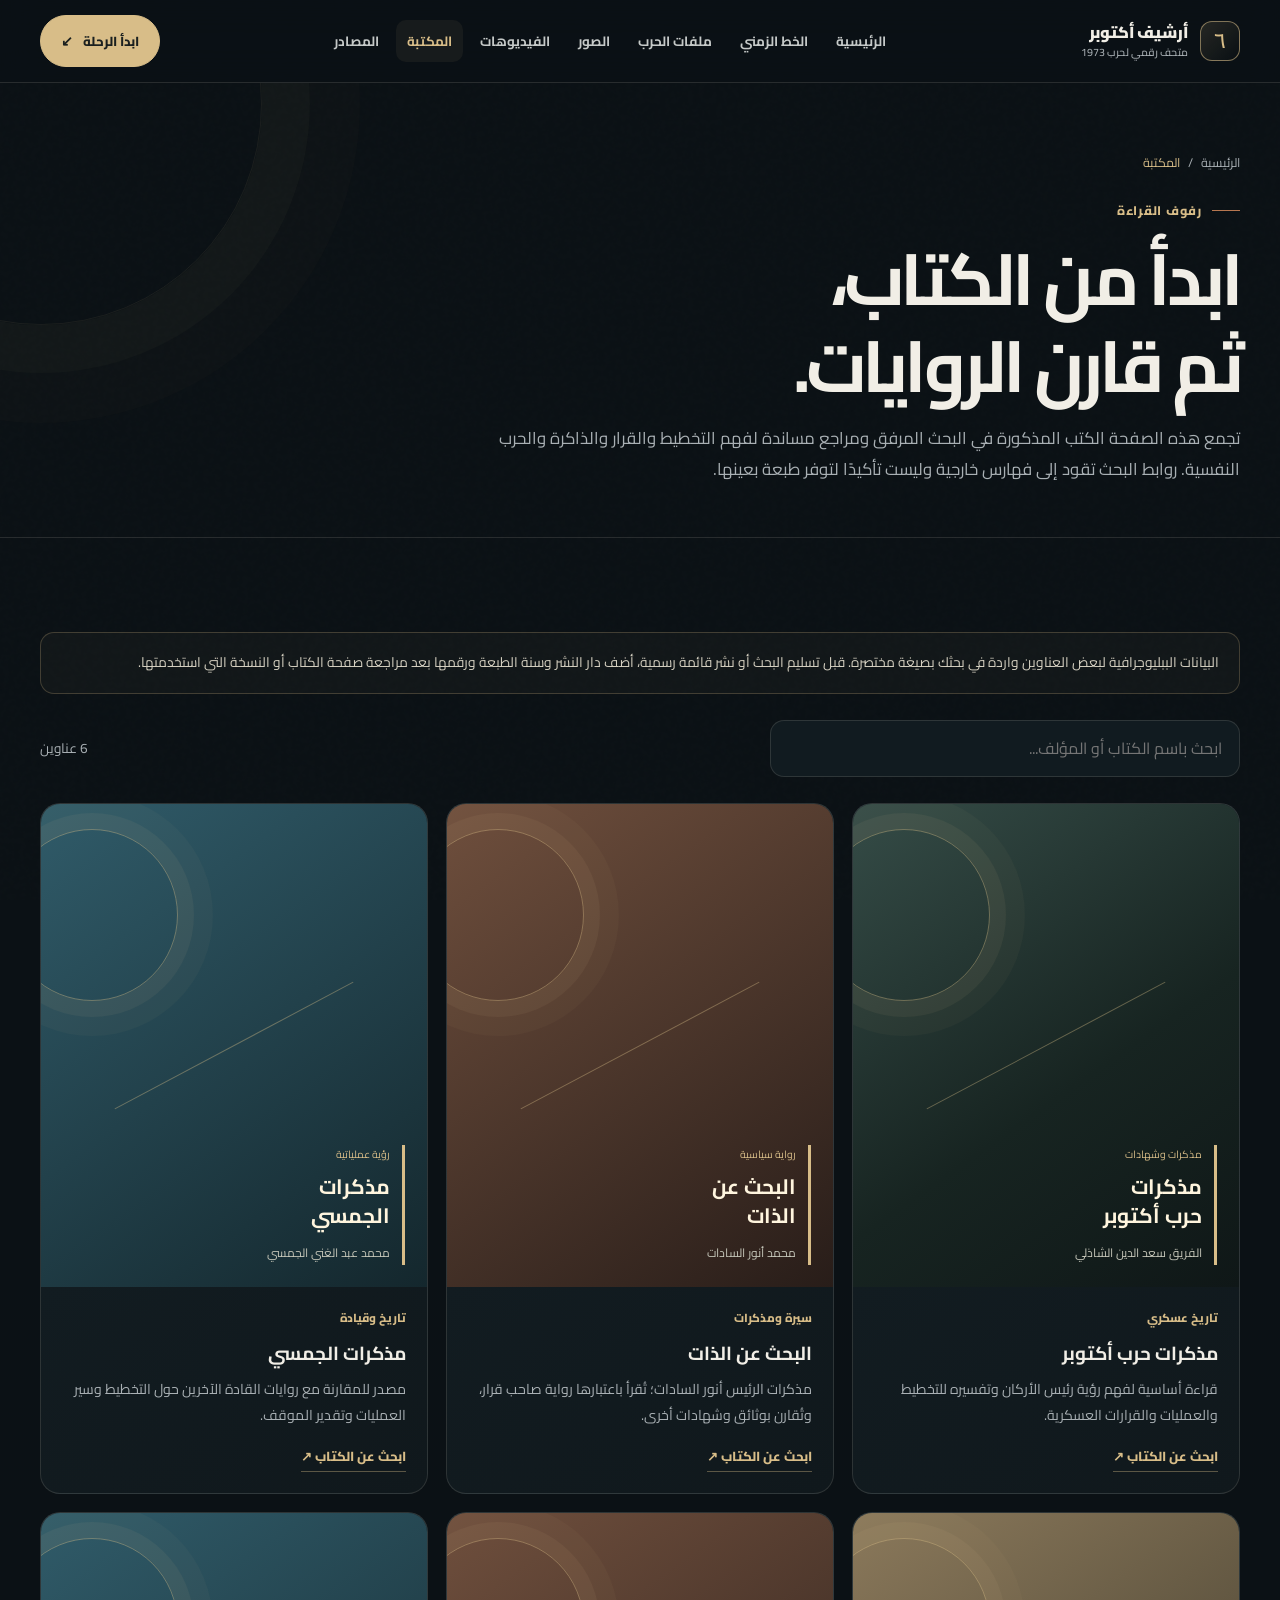
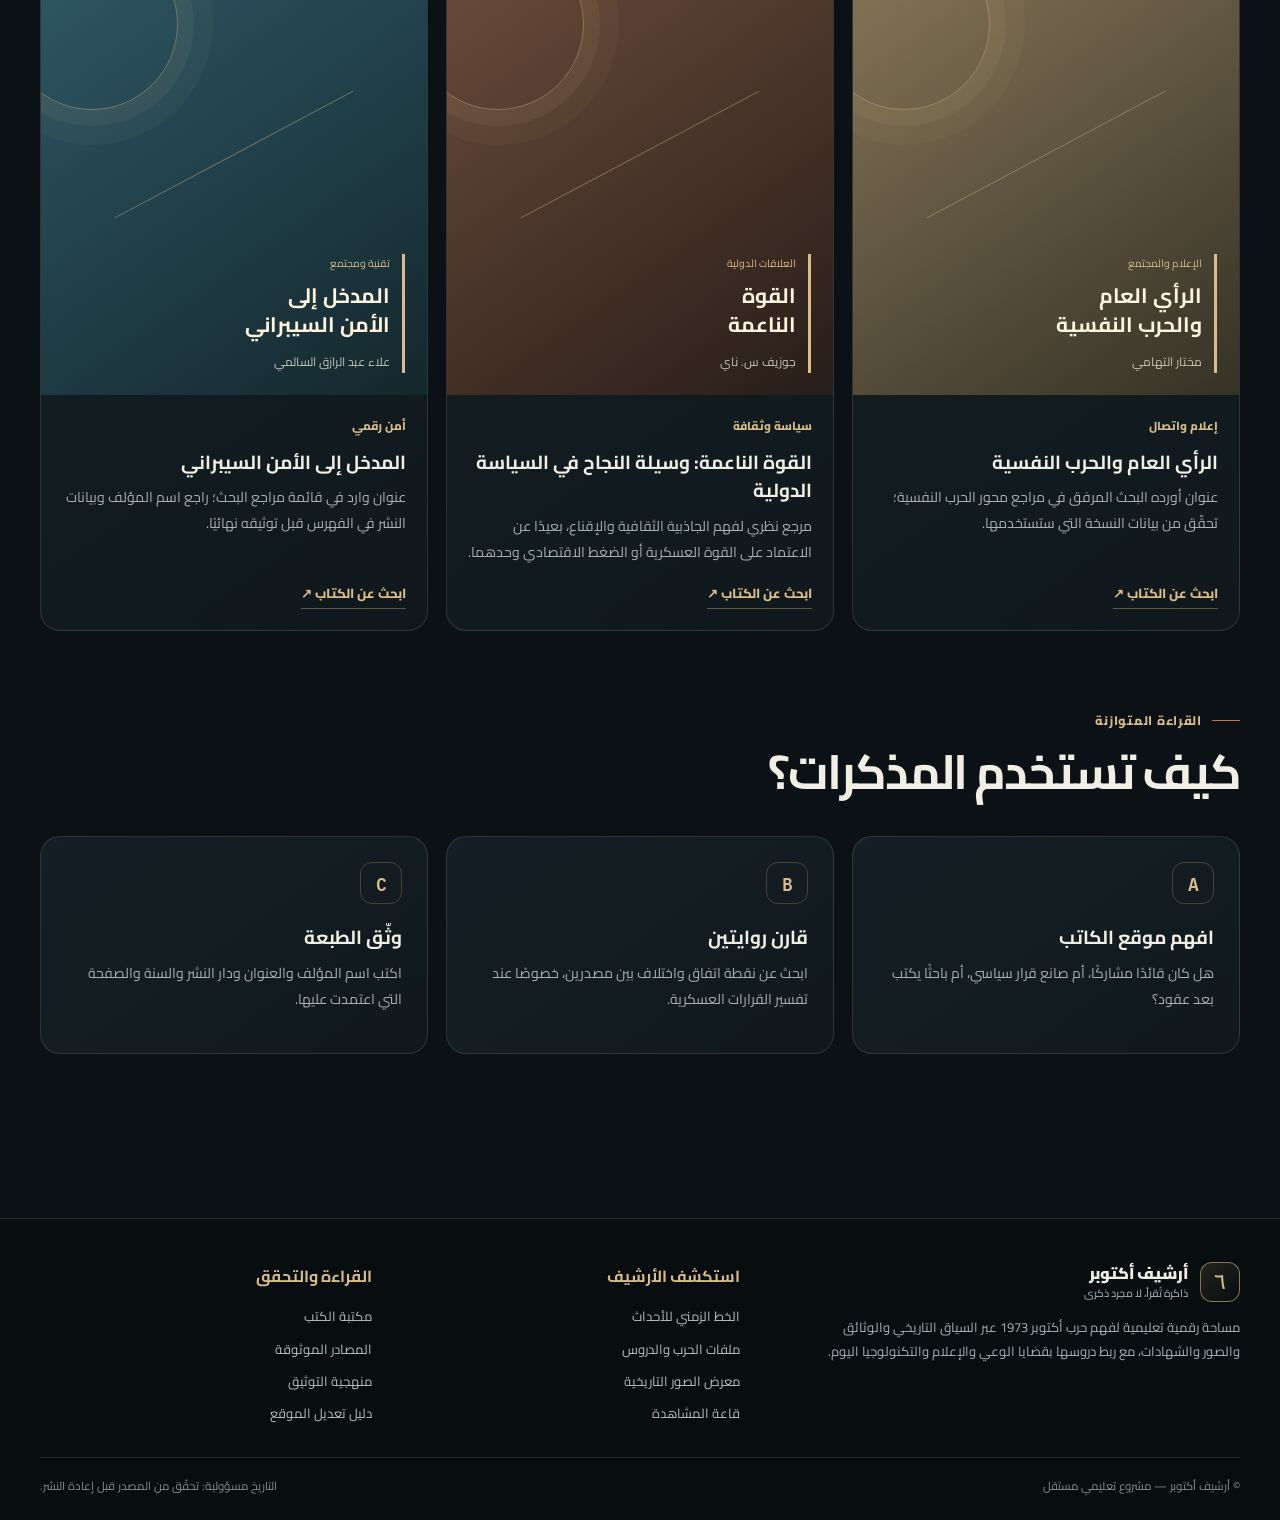
<file: books.html>
<!doctype html><html lang="ar" dir="rtl"><head><meta charset="utf-8"><meta name="viewport" content="width=device-width,initial-scale=1"><meta name="description" content="مكتبة قراءة لحرب أكتوبر والقيادة والاستراتيجية والحرب النفسية والقوة الناعمة والأمن السيبراني."><meta name="theme-color" content="#0b1115"><title>المكتبة | أرشيف أكتوبر</title><link rel="stylesheet" href="styles.css"></head><body data-page="books.html"><header class="site-header"><div class="container nav-wrap"><a class="brand" href="index.html" aria-label="العودة للرئيسية"><span class="brand-mark">٦</span><span class="brand-title">أرشيف أكتوبر<span class="brand-sub">متحف رقمي لحرب 1973</span></span></a><button class="menu-toggle" aria-expanded="false" aria-label="فتح القائمة">☰ القائمة</button><nav class="nav-links" aria-label="التنقل الرئيسي"><a href="index.html" data-nav="index.html">الرئيسية</a><a href="timeline.html" data-nav="timeline.html">الخط الزمني</a><a href="chapters.html" data-nav="chapters.html">ملفات الحرب</a><a href="gallery.html" data-nav="gallery.html">الصور</a><a href="videos.html" data-nav="videos.html">الفيديوهات</a><a href="books.html" data-nav="books.html">المكتبة</a><a href="sources.html" data-nav="sources.html">المصادر</a></nav><a href="timeline.html" class="btn btn-primary nav-cta">ابدأ الرحلة <span class="arrow">↙</span></a></div></header>
<main><section class="page-hero"><div class="container"><div class="crumbs"><a href="index.html">الرئيسية</a> / <span>المكتبة</span></div><span class="eyebrow">رفوف القراءة</span><h1>ابدأ من الكتاب،<br>ثم قارن الروايات.</h1><p>تجمع هذه الصفحة الكتب المذكورة في البحث المرفق ومراجع مساندة لفهم التخطيط والقرار والذاكرة والحرب النفسية. روابط البحث تقود إلى فهارس خارجية وليست تأكيدًا لتوفر طبعة بعينها.</p></div></section>
<section class="section"><div class="container"><div class="book-note">البيانات الببليوجرافية لبعض العناوين واردة في بحثك بصيغة مختصرة. قبل تسليم البحث أو نشر قائمة رسمية، أضف دار النشر وسنة الطبعة ورقمها بعد مراجعة صفحة الكتاب أو النسخة التي استخدمتها.</div><div style="display:flex;justify-content:space-between;align-items:center;gap:18px;flex-wrap:wrap;margin-bottom:26px"><input class="book-search" type="search" id="bookSearch" placeholder="ابحث باسم الكتاب أو المؤلف..." aria-label="البحث في الكتب"><span class="muted small" id="bookCount">6 عناوين</span></div><div class="cards book-grid">
<article class="card book-card reveal" data-search="مذكرات حرب أكتوبر سعد الدين الشاذلي تخطيط عسكري"><div class="book-cover"><div class="cover-text"><span>مذكرات وشهادات</span><strong>مذكرات<br>حرب أكتوبر</strong><small>الفريق سعد الدين الشاذلي</small></div></div><div class="card-body"><div class="card-meta">تاريخ عسكري</div><h3>مذكرات حرب أكتوبر</h3><p>قراءة أساسية لفهم رؤية رئيس الأركان وتفسيره للتخطيط والعمليات والقرارات العسكرية.</p><a class="text-link" href="https://books.google.com/books?q=مذكرات+حرب+أكتوبر+سعد+الدين+الشاذلي" target="_blank" rel="noopener">ابحث عن الكتاب ↗</a></div></article>
<article class="card book-card reveal" data-search="البحث عن الذات أنور السادات مذكرات"><div class="book-cover alt"><div class="cover-text"><span>رواية سياسية</span><strong>البحث عن<br>الذات</strong><small>محمد أنور السادات</small></div></div><div class="card-body"><div class="card-meta">سيرة ومذكرات</div><h3>البحث عن الذات</h3><p>مذكرات الرئيس أنور السادات؛ تُقرأ باعتبارها رواية صاحب قرار، وتُقارن بوثائق وشهادات أخرى.</p><a class="text-link" href="https://books.google.com/books?q=البحث+عن+الذات+أنور+السادات" target="_blank" rel="noopener">ابحث عن الكتاب ↗</a></div></article>
<article class="card book-card reveal" data-search="مذكرات الجمسي محمد عبد الغني الجمسي حرب أكتوبر"><div class="book-cover blue"><div class="cover-text"><span>رؤية عملياتية</span><strong>مذكرات<br>الجمسي</strong><small>محمد عبد الغني الجمسي</small></div></div><div class="card-body"><div class="card-meta">تاريخ وقيادة</div><h3>مذكرات الجمسي</h3><p>مصدر للمقارنة مع روايات القادة الآخرين حول التخطيط وسير العمليات وتقدير الموقف.</p><a class="text-link" href="https://books.google.com/books?q=مذكرات+الجمسي+محمد+عبد+الغني+الجمسي" target="_blank" rel="noopener">ابحث عن الكتاب ↗</a></div></article>
<article class="card book-card reveal" data-search="الرأي العام والحرب النفسية مختار التهامي"><div class="book-cover light"><div class="cover-text"><span>الإعلام والمجتمع</span><strong>الرأي العام<br>والحرب النفسية</strong><small>مختار التهامي</small></div></div><div class="card-body"><div class="card-meta">إعلام واتصال</div><h3>الرأي العام والحرب النفسية</h3><p>عنوان أورده البحث المرفق في مراجع محور الحرب النفسية؛ تحقّق من بيانات النسخة التي ستستخدمها.</p><a class="text-link" href="https://books.google.com/books?q=الرأي+العام+والحرب+النفسية+مختار+التهامي" target="_blank" rel="noopener">ابحث عن الكتاب ↗</a></div></article>
<article class="card book-card reveal" data-search="القوة الناعمة وسيلة النجاح في السياسة الدولية جوزيف ناي Joseph Nye"><div class="book-cover alt"><div class="cover-text"><span>العلاقات الدولية</span><strong>القوة<br>الناعمة</strong><small>جوزيف س. ناي</small></div></div><div class="card-body"><div class="card-meta">سياسة وثقافة</div><h3>القوة الناعمة: وسيلة النجاح في السياسة الدولية</h3><p>مرجع نظري لفهم الجاذبية الثقافية والإقناع، بعيدًا عن الاعتماد على القوة العسكرية أو الضغط الاقتصادي وحدهما.</p><a class="text-link" href="https://books.google.com/books?q=Joseph+Nye+Soft+Power+The+Means+to+Success+in+World+Politics" target="_blank" rel="noopener">ابحث عن الكتاب ↗</a></div></article>
<article class="card book-card reveal" data-search="المدخل إلى الأمن السيبراني علاء عبد الرازق السالمي"><div class="book-cover blue"><div class="cover-text"><span>تقنية ومجتمع</span><strong>المدخل إلى<br>الأمن السيبراني</strong><small>علاء عبد الرازق السالمي</small></div></div><div class="card-body"><div class="card-meta">أمن رقمي</div><h3>المدخل إلى الأمن السيبراني</h3><p>عنوان وارد في قائمة مراجع البحث؛ راجع اسم المؤلف وبيانات النشر في الفهرس قبل توثيقه نهائيًا.</p><a class="text-link" href="https://books.google.com/books?q=المدخل+إلى+الأمن+السيبراني+علاء+عبد+الرازق+السالمي" target="_blank" rel="noopener">ابحث عن الكتاب ↗</a></div></article>
</div><div class="empty-state hidden" id="bookEmpty">لا توجد عناوين تطابق البحث. جرّب كلمة أقصر أو اسم المؤلف.</div><div class="section-head" style="margin-top:70px"><div><span class="eyebrow">القراءة المتوازنة</span><h2>كيف تستخدم المذكرات؟</h2></div></div><div class="cards"><article class="card topic-card"><div class="card-body"><span class="icon-line">A</span><h3>افهم موقع الكاتب</h3><p>هل كان قائدًا مشاركًا، أم صانع قرار سياسي، أم باحثًا يكتب بعد عقود؟</p></div></article><article class="card topic-card"><div class="card-body"><span class="icon-line">B</span><h3>قارن روايتين</h3><p>ابحث عن نقطة اتفاق واختلاف بين مصدرين، خصوصًا عند تفسير القرارات العسكرية.</p></div></article><article class="card topic-card"><div class="card-body"><span class="icon-line">C</span><h3>وثّق الطبعة</h3><p>اكتب اسم المؤلف والعنوان ودار النشر والسنة والصفحة التي اعتمدت عليها.</p></div></article></div></div></section></main><footer class="footer"><div class="container"><div class="footer-top"><div><a class="brand" href="index.html"><span class="brand-mark">٦</span><span class="brand-title">أرشيف أكتوبر<span class="brand-sub">ذاكرة تُقرأ، لا مجرد ذكرى</span></span></a><p>مساحة رقمية تعليمية لفهم حرب أكتوبر 1973 عبر السياق التاريخي والوثائق والصور والشهادات، مع ربط دروسها بقضايا الوعي والإعلام والتكنولوجيا اليوم.</p></div><div><h4>استكشف الأرشيف</h4><div class="footer-links"><a href="timeline.html">الخط الزمني للأحداث</a><a href="chapters.html">ملفات الحرب والدروس</a><a href="gallery.html">معرض الصور التاريخية</a><a href="videos.html">قاعة المشاهدة</a></div></div><div><h4>القراءة والتحقق</h4><div class="footer-links"><a href="books.html">مكتبة الكتب</a><a href="sources.html">المصادر الموثوقة</a><a href="sources.html#method">منهجية التوثيق</a><a href="README.md">دليل تعديل الموقع</a></div></div></div><div class="footer-bottom"><span>© أرشيف أكتوبر — مشروع تعليمي مستقل</span><span>التاريخ مسؤولية: تحقّق من المصدر قبل إعادة النشر.</span></div></div></footer><script src="app.js"></script></body></html>
</file>
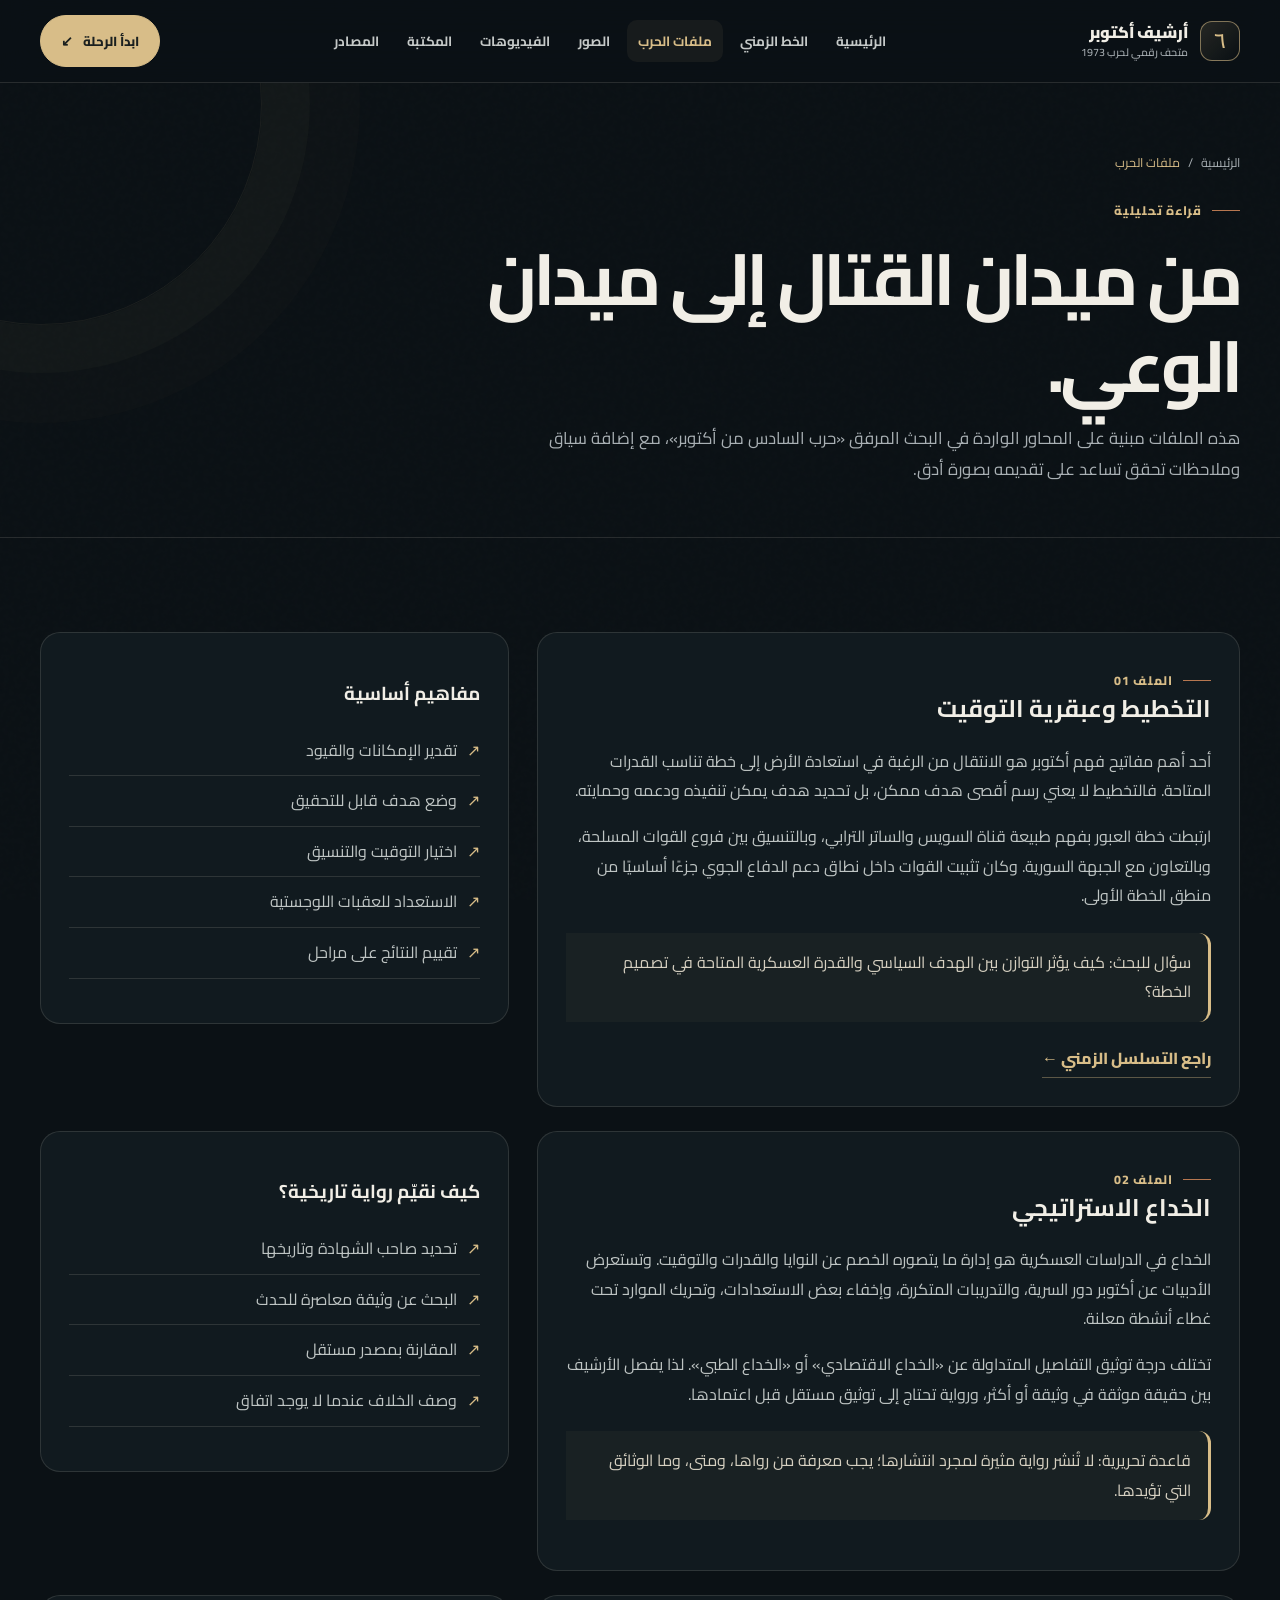
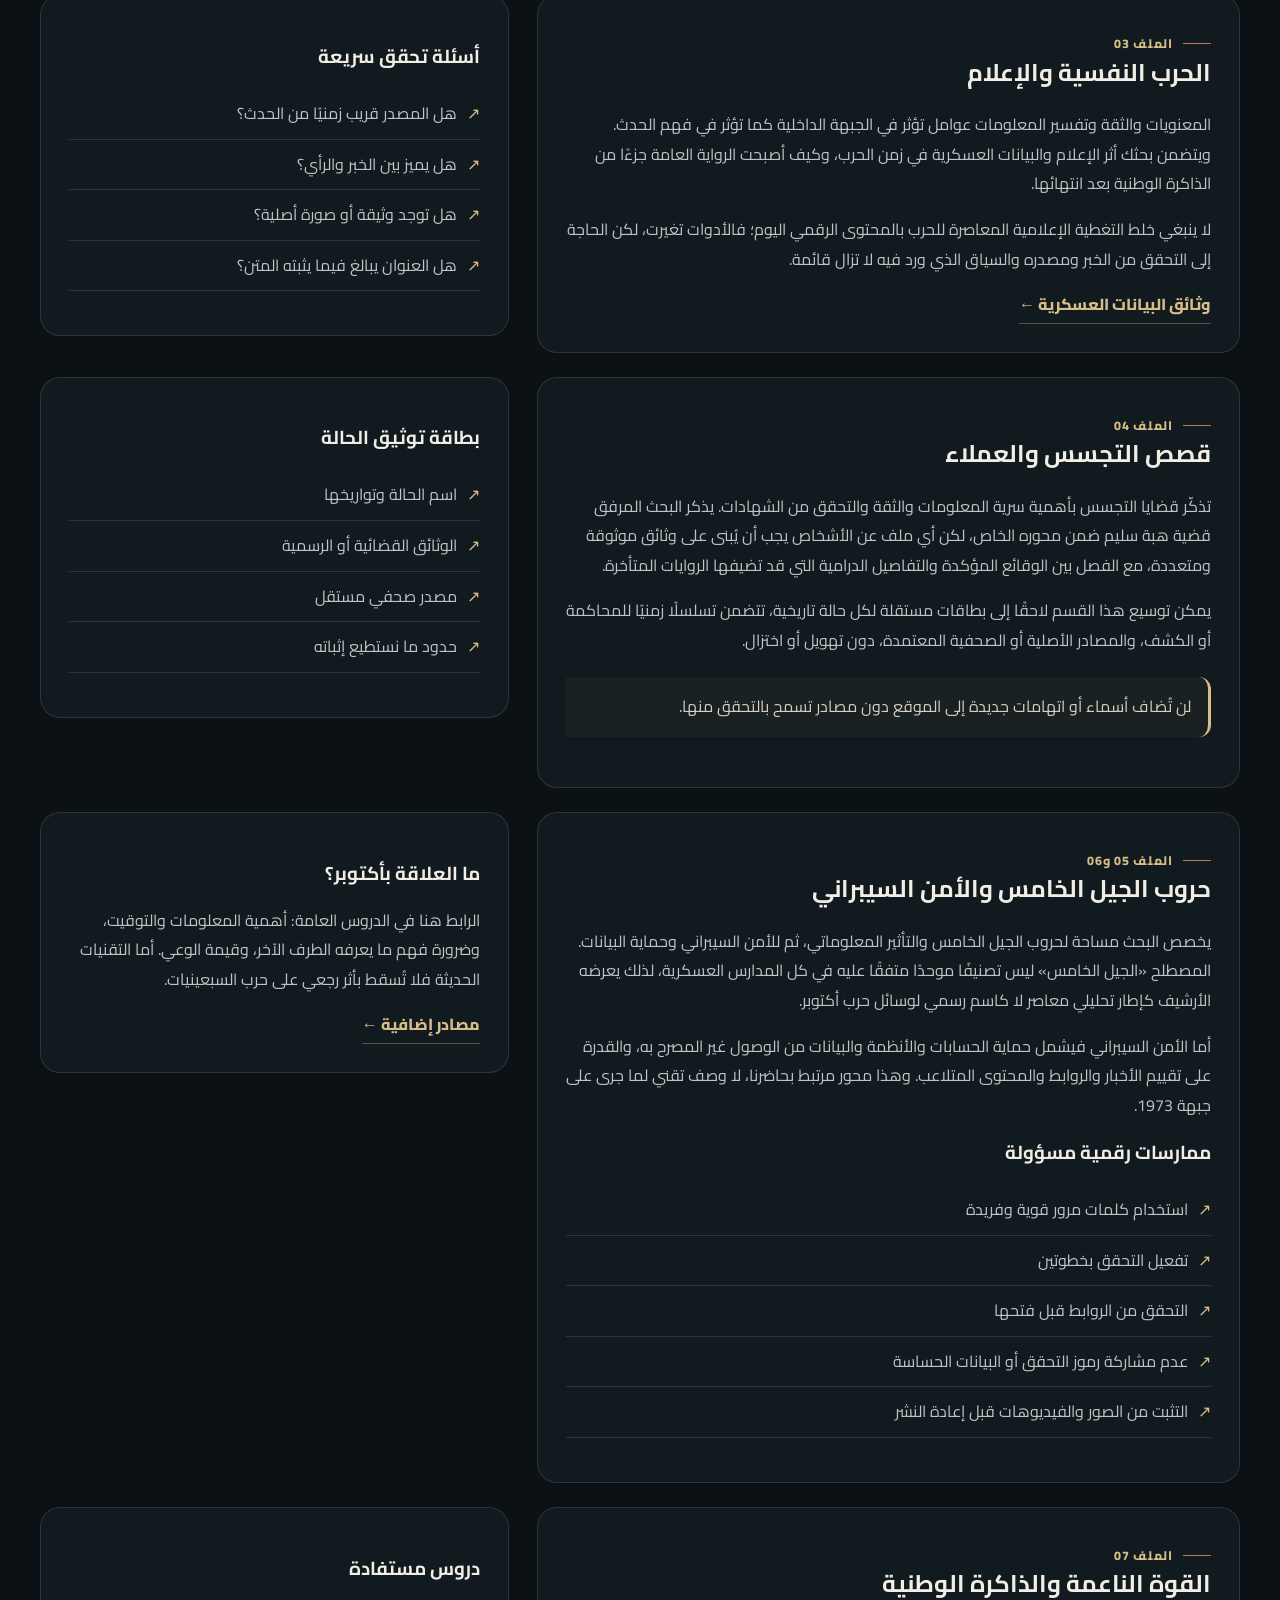
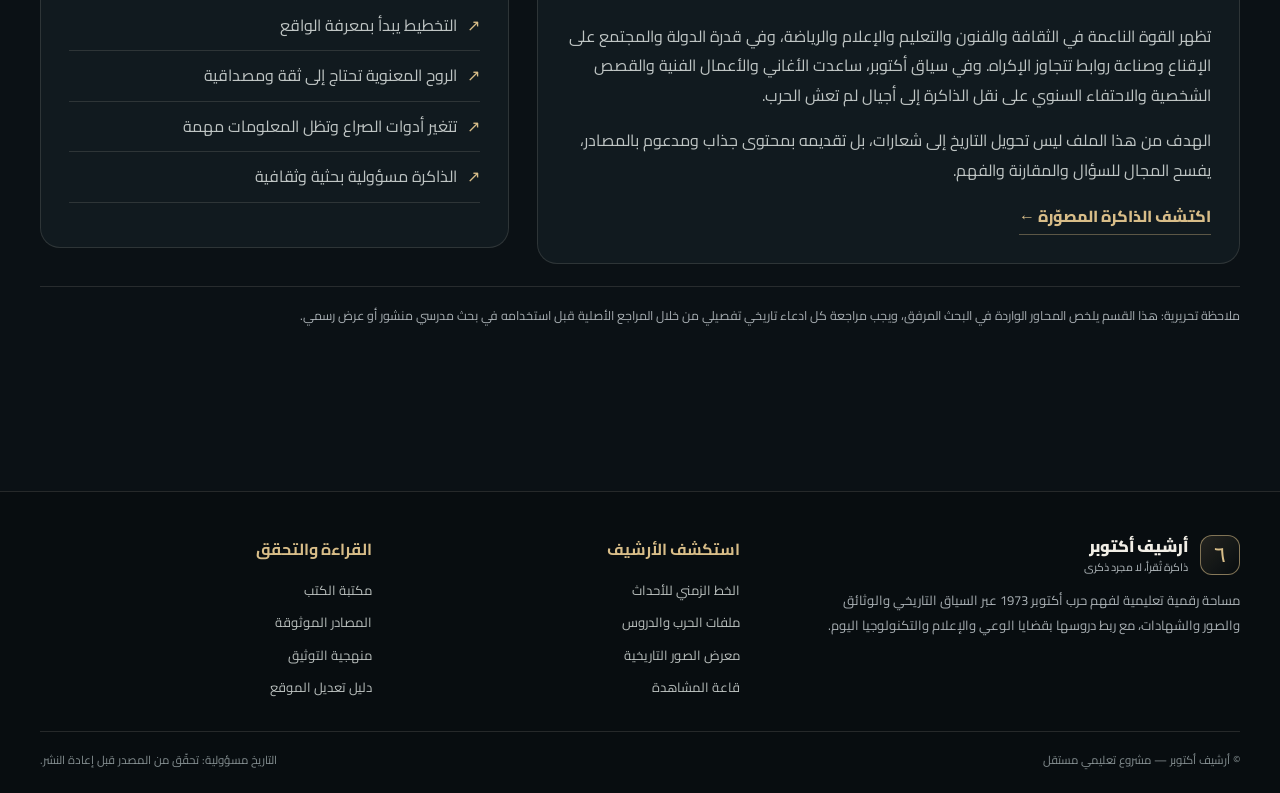
<file: chapters.html>
<!doctype html><html lang="ar" dir="rtl"><head><meta charset="utf-8"><meta name="viewport" content="width=device-width,initial-scale=1"><meta name="description" content="ملفات بحثية عن التخطيط والخداع الاستراتيجي والحرب النفسية والتجسس وحروب الجيل الخامس والأمن السيبراني والقوة الناعمة."><meta name="theme-color" content="#0b1115"><title>ملفات الحرب | أرشيف أكتوبر</title><link rel="stylesheet" href="styles.css"></head><body data-page="chapters.html"><header class="site-header"><div class="container nav-wrap"><a class="brand" href="index.html" aria-label="العودة للرئيسية"><span class="brand-mark">٦</span><span class="brand-title">أرشيف أكتوبر<span class="brand-sub">متحف رقمي لحرب 1973</span></span></a><button class="menu-toggle" aria-expanded="false" aria-label="فتح القائمة">☰ القائمة</button><nav class="nav-links" aria-label="التنقل الرئيسي"><a href="index.html" data-nav="index.html">الرئيسية</a><a href="timeline.html" data-nav="timeline.html">الخط الزمني</a><a href="chapters.html" data-nav="chapters.html">ملفات الحرب</a><a href="gallery.html" data-nav="gallery.html">الصور</a><a href="videos.html" data-nav="videos.html">الفيديوهات</a><a href="books.html" data-nav="books.html">المكتبة</a><a href="sources.html" data-nav="sources.html">المصادر</a></nav><a href="timeline.html" class="btn btn-primary nav-cta">ابدأ الرحلة <span class="arrow">↙</span></a></div></header>
<main><section class="page-hero"><div class="container"><div class="crumbs"><a href="index.html">الرئيسية</a> / <span>ملفات الحرب</span></div><span class="eyebrow">قراءة تحليلية</span><h1>من ميدان القتال إلى ميدان الوعي.</h1><p>هذه الملفات مبنية على المحاور الواردة في البحث المرفق «حرب السادس من أكتوبر»، مع إضافة سياق وملاحظات تحقق تساعد على تقديمه بصورة أدق.</p></div></section>
<section class="section"><div class="container">
<div class="content-columns"><div class="prose-panel reveal" id="planning"><span class="eyebrow">الملف 01</span><h2>التخطيط وعبقرية التوقيت</h2><p>أحد أهم مفاتيح فهم أكتوبر هو الانتقال من الرغبة في استعادة الأرض إلى خطة تناسب القدرات المتاحة. فالتخطيط لا يعني رسم أقصى هدف ممكن، بل تحديد هدف يمكن تنفيذه ودعمه وحمايته.</p><p>ارتبطت خطة العبور بفهم طبيعة قناة السويس والساتر الترابي، وبالتنسيق بين فروع القوات المسلحة، وبالتعاون مع الجبهة السورية. وكان تثبيت القوات داخل نطاق دعم الدفاع الجوي جزءًا أساسيًا من منطق الخطة الأولى.</p><div class="callout">سؤال للبحث: كيف يؤثر التوازن بين الهدف السياسي والقدرة العسكرية المتاحة في تصميم الخطة؟</div><a class="text-link" href="timeline.html">راجع التسلسل الزمني ←</a></div><aside class="prose-panel reveal"><h3>مفاهيم أساسية</h3><ul class="check-list"><li>تقدير الإمكانات والقيود</li><li>وضع هدف قابل للتحقيق</li><li>اختيار التوقيت والتنسيق</li><li>الاستعداد للعقبات اللوجستية</li><li>تقييم النتائج على مراحل</li></ul></aside></div>
<div class="content-columns" style="margin-top:24px"><div class="prose-panel reveal" id="deception"><span class="eyebrow">الملف 02</span><h2>الخداع الاستراتيجي</h2><p>الخداع في الدراسات العسكرية هو إدارة ما يتصوره الخصم عن النوايا والقدرات والتوقيت. وتستعرض الأدبيات عن أكتوبر دور السرية، والتدريبات المتكررة، وإخفاء بعض الاستعدادات، وتحريك الموارد تحت غطاء أنشطة معلنة.</p><p>تختلف درجة توثيق التفاصيل المتداولة عن «الخداع الاقتصادي» أو «الخداع الطبي». لذا يفصل الأرشيف بين حقيقة موثقة في وثيقة أو أكثر، ورواية تحتاج إلى توثيق مستقل قبل اعتمادها.</p><div class="callout">قاعدة تحريرية: لا تُنشر رواية مثيرة لمجرد انتشارها؛ يجب معرفة من رواها، ومتى، وما الوثائق التي تؤيدها.</div></div><aside class="prose-panel reveal"><h3>كيف نقيّم رواية تاريخية؟</h3><ul class="check-list"><li>تحديد صاحب الشهادة وتاريخها</li><li>البحث عن وثيقة معاصرة للحدث</li><li>المقارنة بمصدر مستقل</li><li>وصف الخلاف عندما لا يوجد اتفاق</li></ul></aside></div>
<div class="content-columns" style="margin-top:24px"><div class="prose-panel reveal" id="psyops"><span class="eyebrow">الملف 03</span><h2>الحرب النفسية والإعلام</h2><p>المعنويات والثقة وتفسير المعلومات عوامل تؤثر في الجبهة الداخلية كما تؤثر في فهم الحدث. ويتضمن بحثك أثر الإعلام والبيانات العسكرية في زمن الحرب، وكيف أصبحت الرواية العامة جزءًا من الذاكرة الوطنية بعد انتهائها.</p><p>لا ينبغي خلط التغطية الإعلامية المعاصرة للحرب بالمحتوى الرقمي اليوم؛ فالأدوات تغيرت، لكن الحاجة إلى التحقق من الخبر ومصدره والسياق الذي ورد فيه لا تزال قائمة.</p><a class="text-link" href="sources.html">وثائق البيانات العسكرية ←</a></div><aside class="prose-panel reveal"><h3>أسئلة تحقق سريعة</h3><ul class="check-list"><li>هل المصدر قريب زمنيًا من الحدث؟</li><li>هل يميز بين الخبر والرأي؟</li><li>هل توجد وثيقة أو صورة أصلية؟</li><li>هل العنوان يبالغ فيما يثبته المتن؟</li></ul></aside></div>
<div class="content-columns" style="margin-top:24px"><div class="prose-panel reveal" id="espionage"><span class="eyebrow">الملف 04</span><h2>قصص التجسس والعملاء</h2><p>تذكّر قضايا التجسس بأهمية سرية المعلومات والثقة والتحقق من الشهادات. يذكر البحث المرفق قضية هبة سليم ضمن محوره الخاص، لكن أي ملف عن الأشخاص يجب أن يُبنى على وثائق موثوقة ومتعددة، مع الفصل بين الوقائع المؤكدة والتفاصيل الدرامية التي قد تضيفها الروايات المتأخرة.</p><p>يمكن توسيع هذا القسم لاحقًا إلى بطاقات مستقلة لكل حالة تاريخية، تتضمن تسلسلًا زمنيًا للمحاكمة أو الكشف، والمصادر الأصلية أو الصحفية المعتمدة، دون تهويل أو اختزال.</p><div class="callout">لن تُضاف أسماء أو اتهامات جديدة إلى الموقع دون مصادر تسمح بالتحقق منها.</div></div><aside class="prose-panel reveal"><h3>بطاقة توثيق الحالة</h3><ul class="check-list"><li>اسم الحالة وتواريخها</li><li>الوثائق القضائية أو الرسمية</li><li>مصدر صحفي مستقل</li><li>حدود ما نستطيع إثباته</li></ul></aside></div>
<div class="content-columns" style="margin-top:24px"><div class="prose-panel reveal" id="digital"><span class="eyebrow">الملف 05 و06</span><h2>حروب الجيل الخامس والأمن السيبراني</h2><p>يخصص البحث مساحة لحروب الجيل الخامس والتأثير المعلوماتي، ثم للأمن السيبراني وحماية البيانات. المصطلح «الجيل الخامس» ليس تصنيفًا موحدًا متفقًا عليه في كل المدارس العسكرية، لذلك يعرضه الأرشيف كإطار تحليلي معاصر لا كاسم رسمي لوسائل حرب أكتوبر.</p><p>أما الأمن السيبراني فيشمل حماية الحسابات والأنظمة والبيانات من الوصول غير المصرح به، والقدرة على تقييم الأخبار والروابط والمحتوى المتلاعب. وهذا محور مرتبط بحاضرنا، لا وصف تقني لما جرى على جبهة 1973.</p><h3>ممارسات رقمية مسؤولة</h3><ul class="check-list"><li>استخدام كلمات مرور قوية وفريدة</li><li>تفعيل التحقق بخطوتين</li><li>التحقق من الروابط قبل فتحها</li><li>عدم مشاركة رموز التحقق أو البيانات الحساسة</li><li>التثبت من الصور والفيديوهات قبل إعادة النشر</li></ul></div><aside class="prose-panel reveal"><h3>ما العلاقة بأكتوبر؟</h3><p>الرابط هنا في الدروس العامة: أهمية المعلومات والتوقيت، وضرورة فهم ما يعرفه الطرف الآخر، وقيمة الوعي. أما التقنيات الحديثة فلا تُسقط بأثر رجعي على حرب السبعينيات.</p><a class="text-link" href="sources.html">مصادر إضافية ←</a></aside></div>
<div class="content-columns" style="margin-top:24px"><div class="prose-panel reveal" id="soft-power"><span class="eyebrow">الملف 07</span><h2>القوة الناعمة والذاكرة الوطنية</h2><p>تظهر القوة الناعمة في الثقافة والفنون والتعليم والإعلام والرياضة، وفي قدرة الدولة والمجتمع على الإقناع وصناعة روابط تتجاوز الإكراه. وفي سياق أكتوبر، ساعدت الأغاني والأعمال الفنية والقصص الشخصية والاحتفاء السنوي على نقل الذاكرة إلى أجيال لم تعش الحرب.</p><p>الهدف من هذا الملف ليس تحويل التاريخ إلى شعارات، بل تقديمه بمحتوى جذاب ومدعوم بالمصادر، يفسح المجال للسؤال والمقارنة والفهم.</p><a class="text-link" href="gallery.html">اكتشف الذاكرة المصوّرة ←</a></div><aside class="prose-panel reveal"><h3>دروس مستفادة</h3><ul class="check-list"><li>التخطيط يبدأ بمعرفة الواقع</li><li>الروح المعنوية تحتاج إلى ثقة ومصداقية</li><li>تتغير أدوات الصراع وتظل المعلومات مهمة</li><li>الذاكرة مسؤولية بحثية وثقافية</li></ul></aside></div>
<div class="notice">ملاحظة تحريرية: هذا القسم يلخص المحاور الواردة في البحث المرفق، ويجب مراجعة كل ادعاء تاريخي تفصيلي من خلال المراجع الأصلية قبل استخدامه في بحث مدرسي منشور أو عرض رسمي.</div>
</div></section></main><footer class="footer"><div class="container"><div class="footer-top"><div><a class="brand" href="index.html"><span class="brand-mark">٦</span><span class="brand-title">أرشيف أكتوبر<span class="brand-sub">ذاكرة تُقرأ، لا مجرد ذكرى</span></span></a><p>مساحة رقمية تعليمية لفهم حرب أكتوبر 1973 عبر السياق التاريخي والوثائق والصور والشهادات، مع ربط دروسها بقضايا الوعي والإعلام والتكنولوجيا اليوم.</p></div><div><h4>استكشف الأرشيف</h4><div class="footer-links"><a href="timeline.html">الخط الزمني للأحداث</a><a href="chapters.html">ملفات الحرب والدروس</a><a href="gallery.html">معرض الصور التاريخية</a><a href="videos.html">قاعة المشاهدة</a></div></div><div><h4>القراءة والتحقق</h4><div class="footer-links"><a href="books.html">مكتبة الكتب</a><a href="sources.html">المصادر الموثوقة</a><a href="sources.html#method">منهجية التوثيق</a><a href="README.md">دليل تعديل الموقع</a></div></div></div><div class="footer-bottom"><span>© أرشيف أكتوبر — مشروع تعليمي مستقل</span><span>التاريخ مسؤولية: تحقّق من المصدر قبل إعادة النشر.</span></div></div></footer><script src="app.js"></script></body></html>
</file>
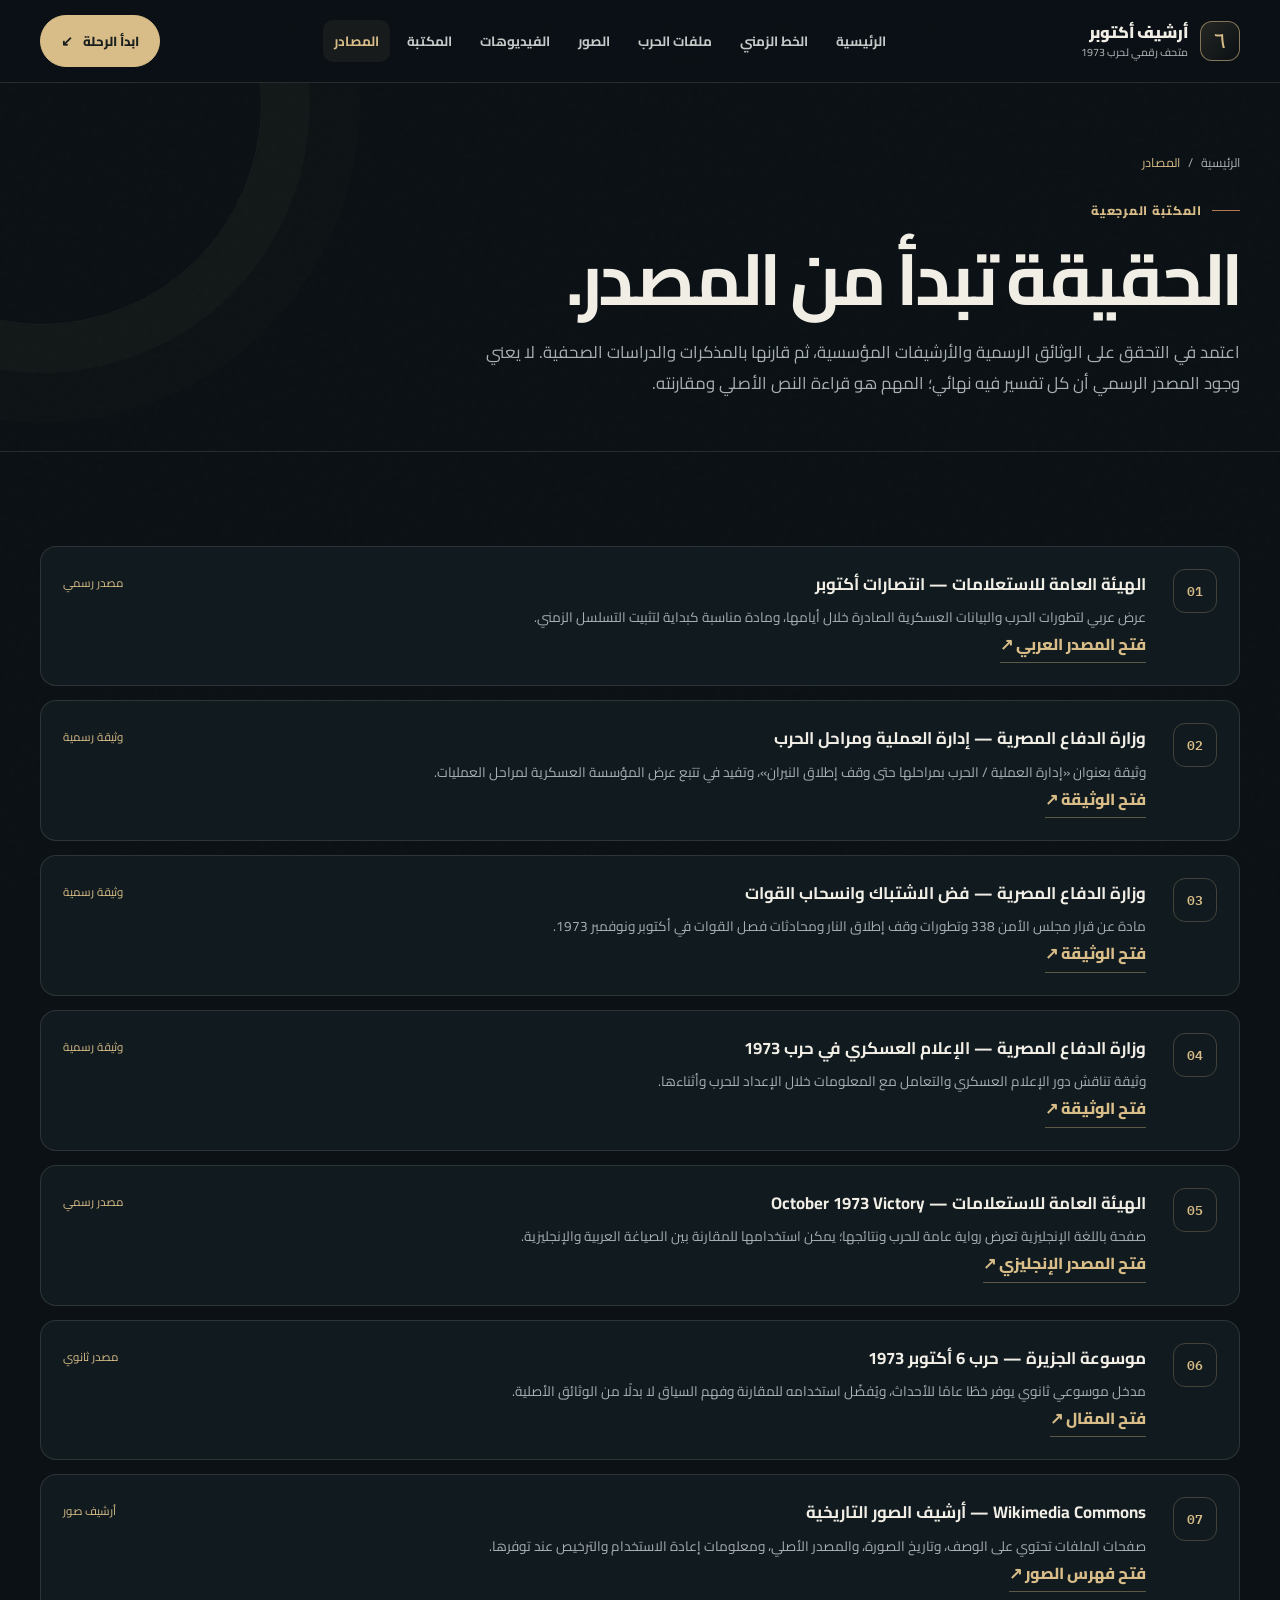
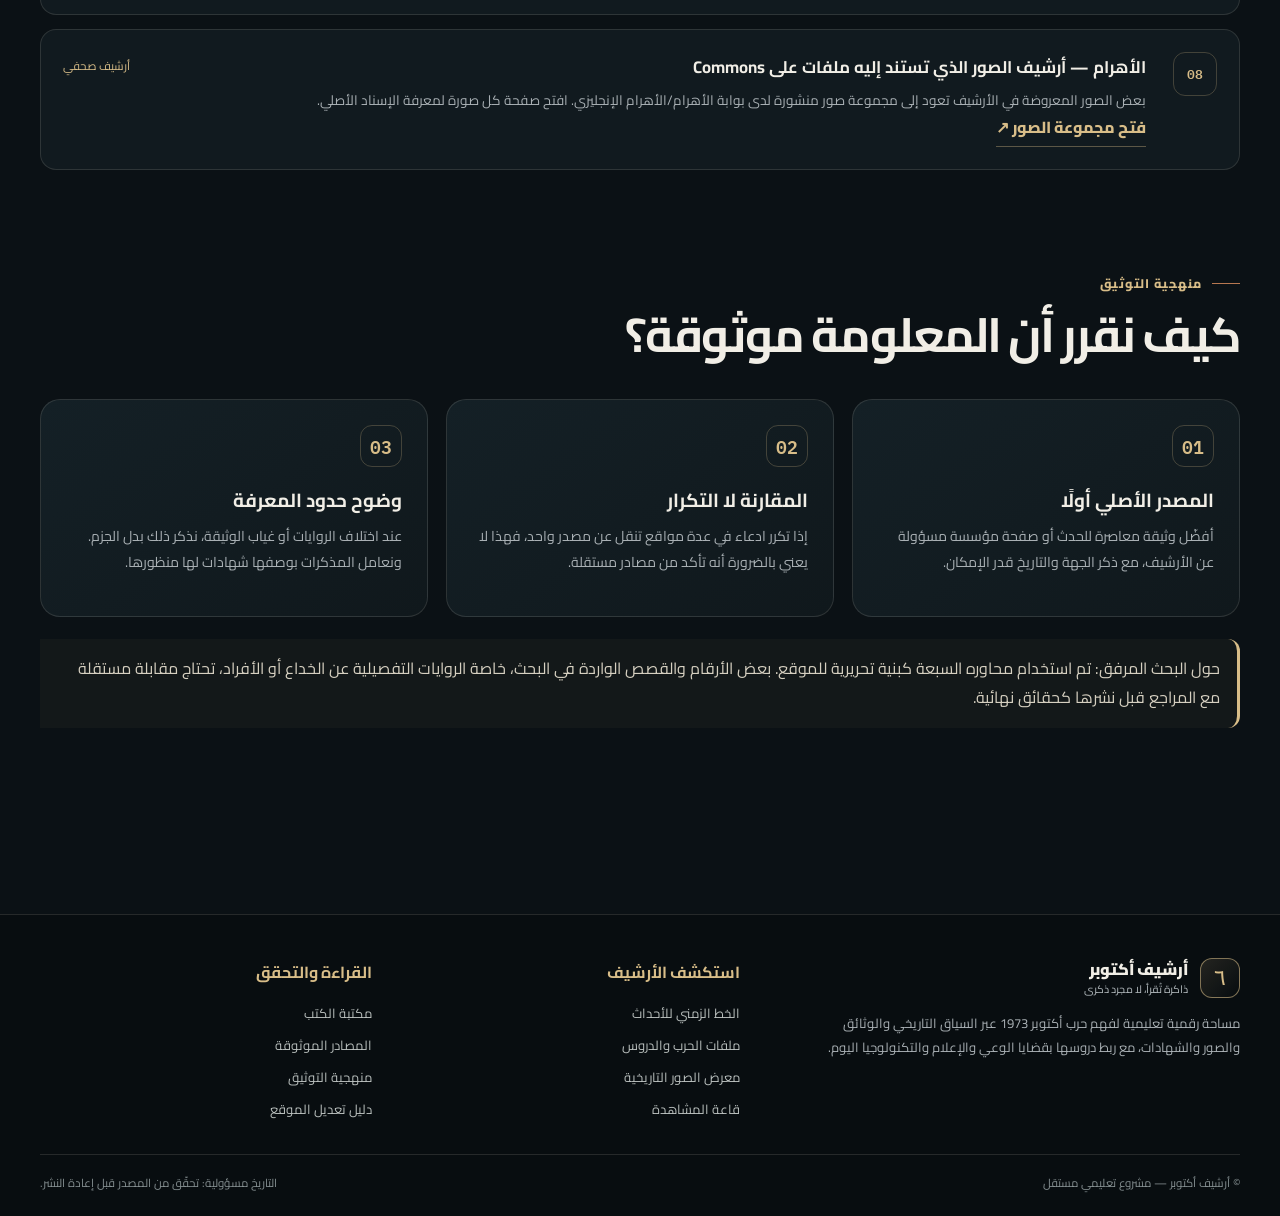
<file: sources.html>
<!doctype html><html lang="ar" dir="rtl"><head><meta charset="utf-8"><meta name="viewport" content="width=device-width,initial-scale=1"><meta name="description" content="مصادر رسمية وأرشيفية لدراسة حرب أكتوبر 1973، مع إرشادات لتقييم الروايات والصور والبيانات التاريخية."><meta name="theme-color" content="#0b1115"><title>المصادر الموثوقة | أرشيف أكتوبر</title><link rel="stylesheet" href="styles.css"></head><body data-page="sources.html"><header class="site-header"><div class="container nav-wrap"><a class="brand" href="index.html" aria-label="العودة للرئيسية"><span class="brand-mark">٦</span><span class="brand-title">أرشيف أكتوبر<span class="brand-sub">متحف رقمي لحرب 1973</span></span></a><button class="menu-toggle" aria-expanded="false" aria-label="فتح القائمة">☰ القائمة</button><nav class="nav-links" aria-label="التنقل الرئيسي"><a href="index.html" data-nav="index.html">الرئيسية</a><a href="timeline.html" data-nav="timeline.html">الخط الزمني</a><a href="chapters.html" data-nav="chapters.html">ملفات الحرب</a><a href="gallery.html" data-nav="gallery.html">الصور</a><a href="videos.html" data-nav="videos.html">الفيديوهات</a><a href="books.html" data-nav="books.html">المكتبة</a><a href="sources.html" data-nav="sources.html">المصادر</a></nav><a href="timeline.html" class="btn btn-primary nav-cta">ابدأ الرحلة <span class="arrow">↙</span></a></div></header>
<main><section class="page-hero"><div class="container"><div class="crumbs"><a href="index.html">الرئيسية</a> / <span>المصادر</span></div><span class="eyebrow">المكتبة المرجعية</span><h1>الحقيقة تبدأ من المصدر.</h1><p>اعتمد في التحقق على الوثائق الرسمية والأرشيفات المؤسسية، ثم قارنها بالمذكرات والدراسات الصحفية. لا يعني وجود المصدر الرسمي أن كل تفسير فيه نهائي؛ المهم هو قراءة النص الأصلي ومقارنته.</p></div></section>
<section class="section"><div class="container"><div class="source-list">
<article class="source-item reveal"><div class="source-num">01</div><div><h3>الهيئة العامة للاستعلامات — انتصارات أكتوبر</h3><p>عرض عربي لتطورات الحرب والبيانات العسكرية الصادرة خلال أيامها، ومادة مناسبة كبداية لتثبيت التسلسل الزمني.</p><a class="text-link" href="https://sis.gov.eg/ar/مصر/المجتمع/أعياد-ومناسبات/انتصارات-أكتوبر/" target="_blank" rel="noopener">فتح المصدر العربي ↗</a></div><span class="source-type">مصدر رسمي</span></article>
<article class="source-item reveal"><div class="source-num">02</div><div><h3>وزارة الدفاع المصرية — إدارة العملية ومراحل الحرب</h3><p>وثيقة بعنوان «إدارة العملية / الحرب بمراحلها حتى وقف إطلاق النيران»، وتفيد في تتبع عرض المؤسسة العسكرية لمراحل العمليات.</p><a class="text-link" href="https://www.mod.gov.eg/ModWebSite/DocumentDetails.aspx?id=3" target="_blank" rel="noopener">فتح الوثيقة ↗</a></div><span class="source-type">وثيقة رسمية</span></article>
<article class="source-item reveal"><div class="source-num">03</div><div><h3>وزارة الدفاع المصرية — فض الاشتباك وانسحاب القوات</h3><p>مادة عن قرار مجلس الأمن 338 وتطورات وقف إطلاق النار ومحادثات فصل القوات في أكتوبر ونوفمبر 1973.</p><a class="text-link" href="https://www.mod.gov.eg/ModWebSite/DocumentDetails.aspx?id=5" target="_blank" rel="noopener">فتح الوثيقة ↗</a></div><span class="source-type">وثيقة رسمية</span></article>
<article class="source-item reveal"><div class="source-num">04</div><div><h3>وزارة الدفاع المصرية — الإعلام العسكري في حرب 1973</h3><p>وثيقة تناقش دور الإعلام العسكري والتعامل مع المعلومات خلال الإعداد للحرب وأثناءها.</p><a class="text-link" href="https://www.mod.gov.eg/ModWebSite/DocumentDetails.aspx?id=6" target="_blank" rel="noopener">فتح الوثيقة ↗</a></div><span class="source-type">وثيقة رسمية</span></article>
<article class="source-item reveal"><div class="source-num">05</div><div><h3>الهيئة العامة للاستعلامات — October 1973 Victory</h3><p>صفحة باللغة الإنجليزية تعرض رواية عامة للحرب ونتائجها؛ يمكن استخدامها للمقارنة بين الصياغة العربية والإنجليزية.</p><a class="text-link" href="https://sis.gov.eg/en/egypt/society/days-and-occasions/october-1973-victory/" target="_blank" rel="noopener">فتح المصدر الإنجليزي ↗</a></div><span class="source-type">مصدر رسمي</span></article>
<article class="source-item reveal"><div class="source-num">06</div><div><h3>موسوعة الجزيرة — حرب 6 أكتوبر 1973</h3><p>مدخل موسوعي ثانوي يوفر خطًا عامًا للأحداث، ويُفضّل استخدامه للمقارنة وفهم السياق لا بدلًا من الوثائق الأصلية.</p><a class="text-link" href="https://www.aljazeera.net/encyclopedia/2022/10/5/6-أكتوبر-رابع-الحروب-العربية" target="_blank" rel="noopener">فتح المقال ↗</a></div><span class="source-type">مصدر ثانوي</span></article>
<article class="source-item reveal"><div class="source-num">07</div><div><h3>Wikimedia Commons — أرشيف الصور التاريخية</h3><p>صفحات الملفات تحتوي على الوصف، وتاريخ الصورة، والمصدر الأصلي، ومعلومات إعادة الاستخدام والترخيص عند توفرها.</p><a class="text-link" href="https://commons.wikimedia.org/wiki/Category:Yom_Kippur_War_in_Sinai_Peninsula_and_Egypt" target="_blank" rel="noopener">فتح فهرس الصور ↗</a></div><span class="source-type">أرشيف صور</span></article>
<article class="source-item reveal"><div class="source-num">08</div><div><h3>الأهرام — أرشيف الصور الذي تستند إليه ملفات على Commons</h3><p>بعض الصور المعروضة في الأرشيف تعود إلى مجموعة صور منشورة لدى بوابة الأهرام/الأهرام الإنجليزي. افتح صفحة كل صورة لمعرفة الإسناد الأصلي.</p><a class="text-link" href="https://english.ahram.org.eg/UI/Front/MultimediaInner.aspx?NewsContentID=245284&newsportalname=Multimedia" target="_blank" rel="noopener">فتح مجموعة الصور ↗</a></div><span class="source-type">أرشيف صحفي</span></article>
</div>
<div class="section" id="method" style="padding-bottom:0"><div class="section-head"><div><span class="eyebrow">منهجية التوثيق</span><h2>كيف نقرر أن المعلومة موثوقة؟</h2></div></div><div class="cards"><article class="card topic-card"><div class="card-body"><span class="icon-line">01</span><h3>المصدر الأصلي أولًا</h3><p>أفضّل وثيقة معاصرة للحدث أو صفحة مؤسسة مسؤولة عن الأرشيف، مع ذكر الجهة والتاريخ قدر الإمكان.</p></div></article><article class="card topic-card"><div class="card-body"><span class="icon-line">02</span><h3>المقارنة لا التكرار</h3><p>إذا تكرر ادعاء في عدة مواقع تنقل عن مصدر واحد، فهذا لا يعني بالضرورة أنه تأكد من مصادر مستقلة.</p></div></article><article class="card topic-card"><div class="card-body"><span class="icon-line">03</span><h3>وضوح حدود المعرفة</h3><p>عند اختلاف الروايات أو غياب الوثيقة، نذكر ذلك بدل الجزم. ونعامل المذكرات بوصفها شهادات لها منظورها.</p></div></article></div><div class="callout">حول البحث المرفق: تم استخدام محاوره السبعة كبنية تحريرية للموقع. بعض الأرقام والقصص الواردة في البحث، خاصة الروايات التفصيلية عن الخداع أو الأفراد، تحتاج مقابلة مستقلة مع المراجع قبل نشرها كحقائق نهائية.</div></div></div></section></main><footer class="footer"><div class="container"><div class="footer-top"><div><a class="brand" href="index.html"><span class="brand-mark">٦</span><span class="brand-title">أرشيف أكتوبر<span class="brand-sub">ذاكرة تُقرأ، لا مجرد ذكرى</span></span></a><p>مساحة رقمية تعليمية لفهم حرب أكتوبر 1973 عبر السياق التاريخي والوثائق والصور والشهادات، مع ربط دروسها بقضايا الوعي والإعلام والتكنولوجيا اليوم.</p></div><div><h4>استكشف الأرشيف</h4><div class="footer-links"><a href="timeline.html">الخط الزمني للأحداث</a><a href="chapters.html">ملفات الحرب والدروس</a><a href="gallery.html">معرض الصور التاريخية</a><a href="videos.html">قاعة المشاهدة</a></div></div><div><h4>القراءة والتحقق</h4><div class="footer-links"><a href="books.html">مكتبة الكتب</a><a href="sources.html">المصادر الموثوقة</a><a href="sources.html#method">منهجية التوثيق</a><a href="README.md">دليل تعديل الموقع</a></div></div></div><div class="footer-bottom"><span>© أرشيف أكتوبر — مشروع تعليمي مستقل</span><span>التاريخ مسؤولية: تحقّق من المصدر قبل إعادة النشر.</span></div></div></footer><script src="app.js"></script></body></html>
</file>
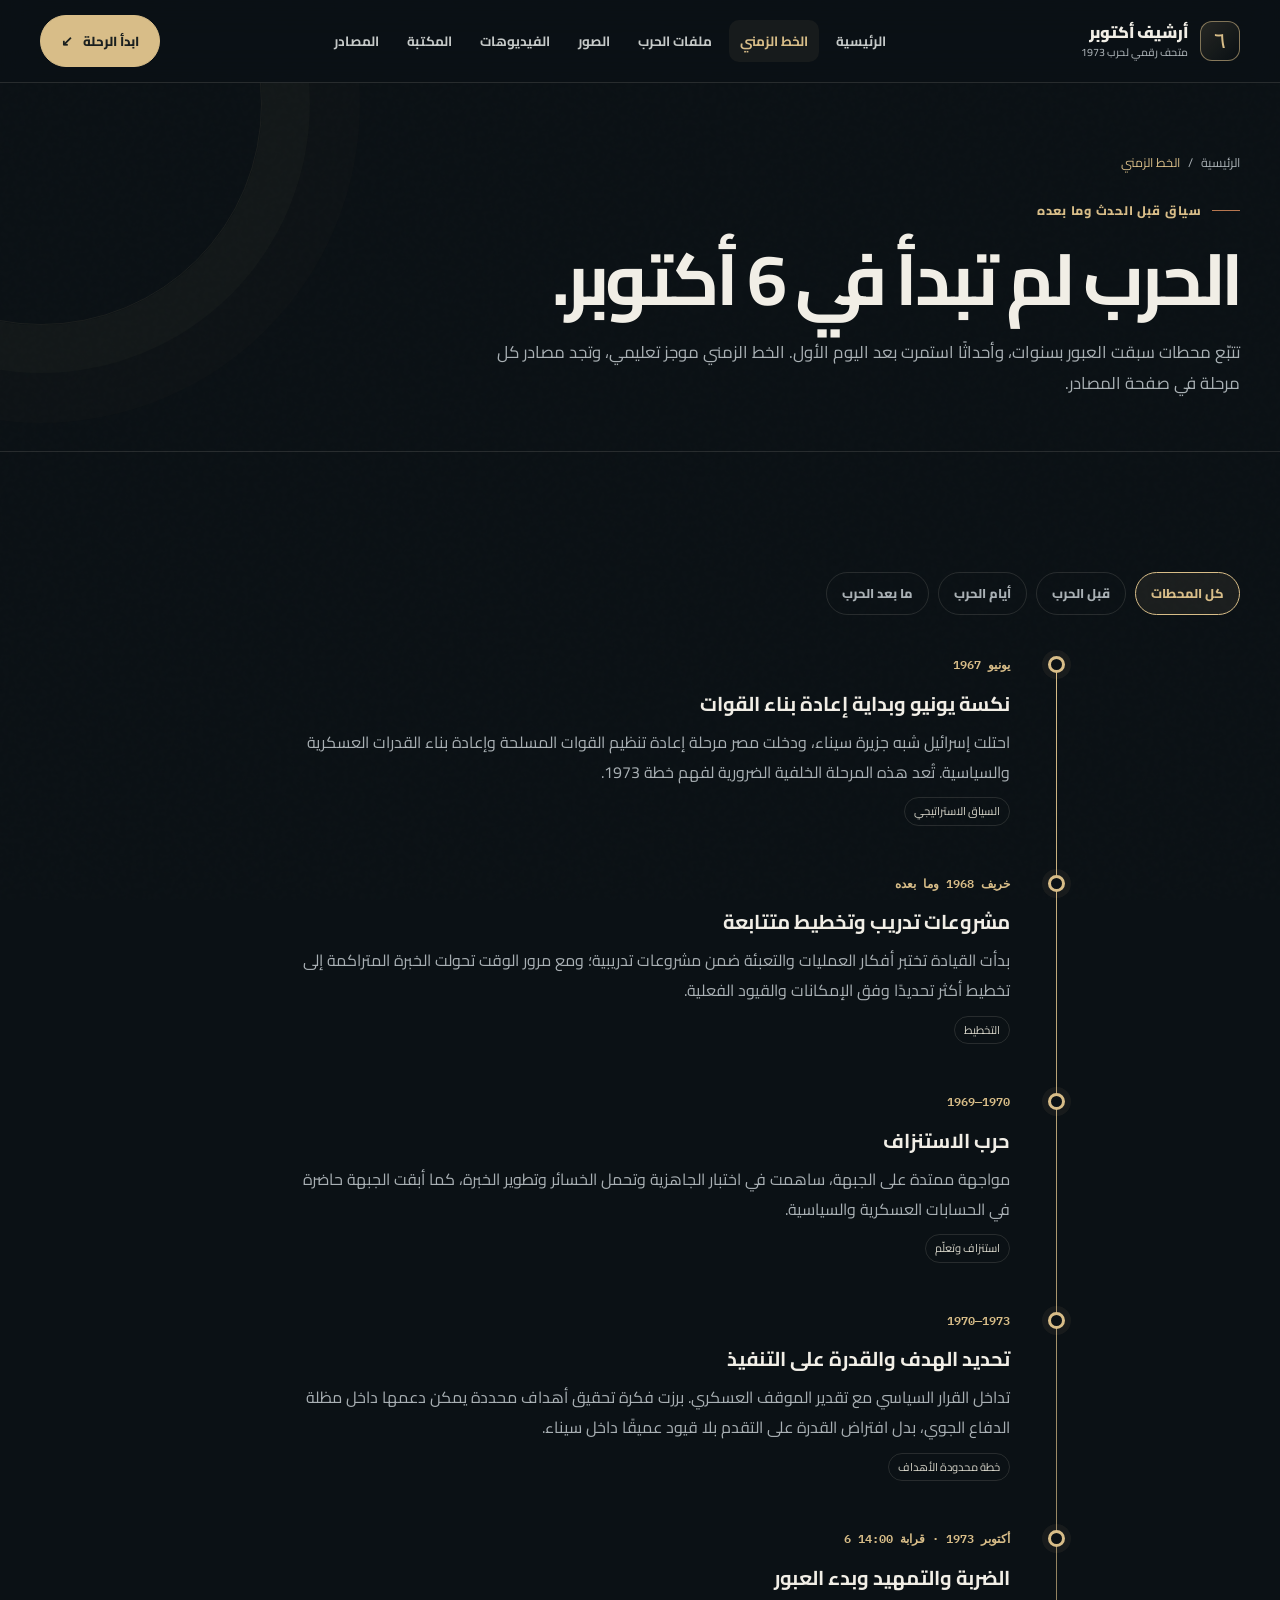
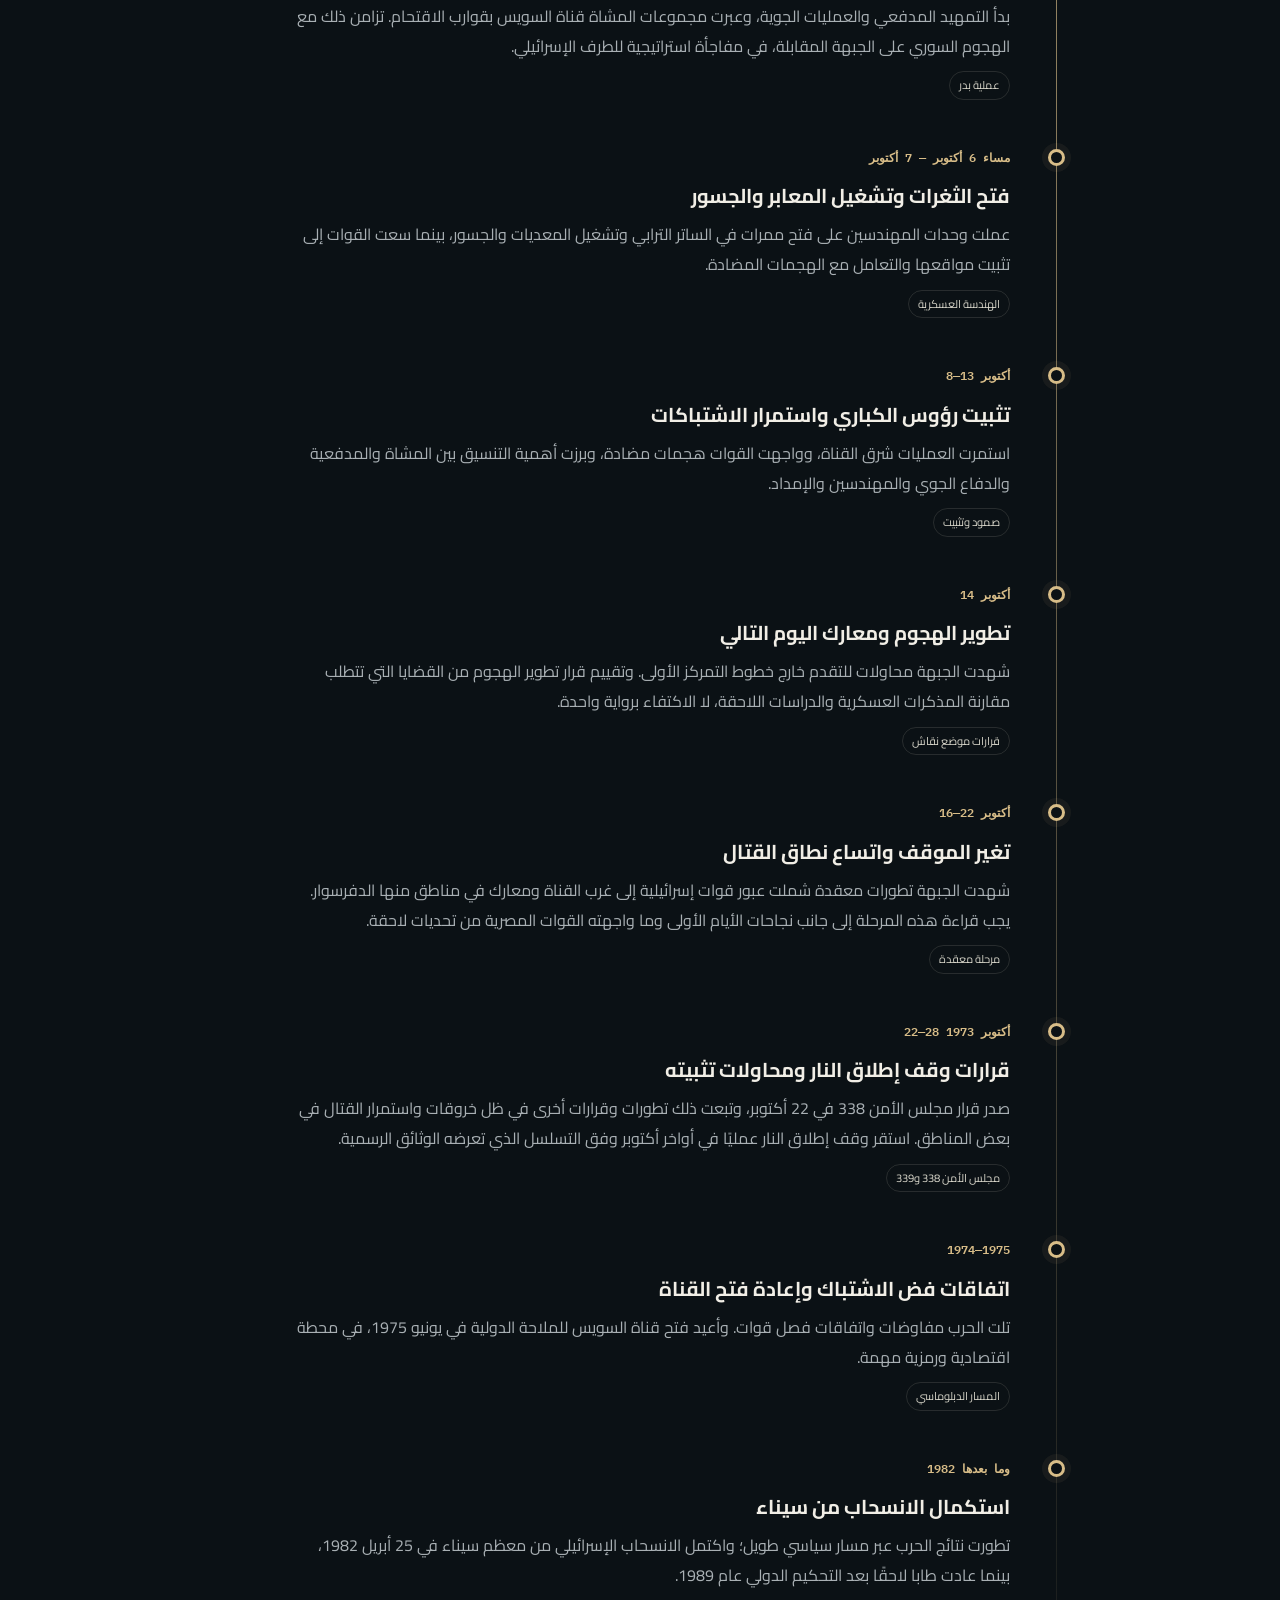
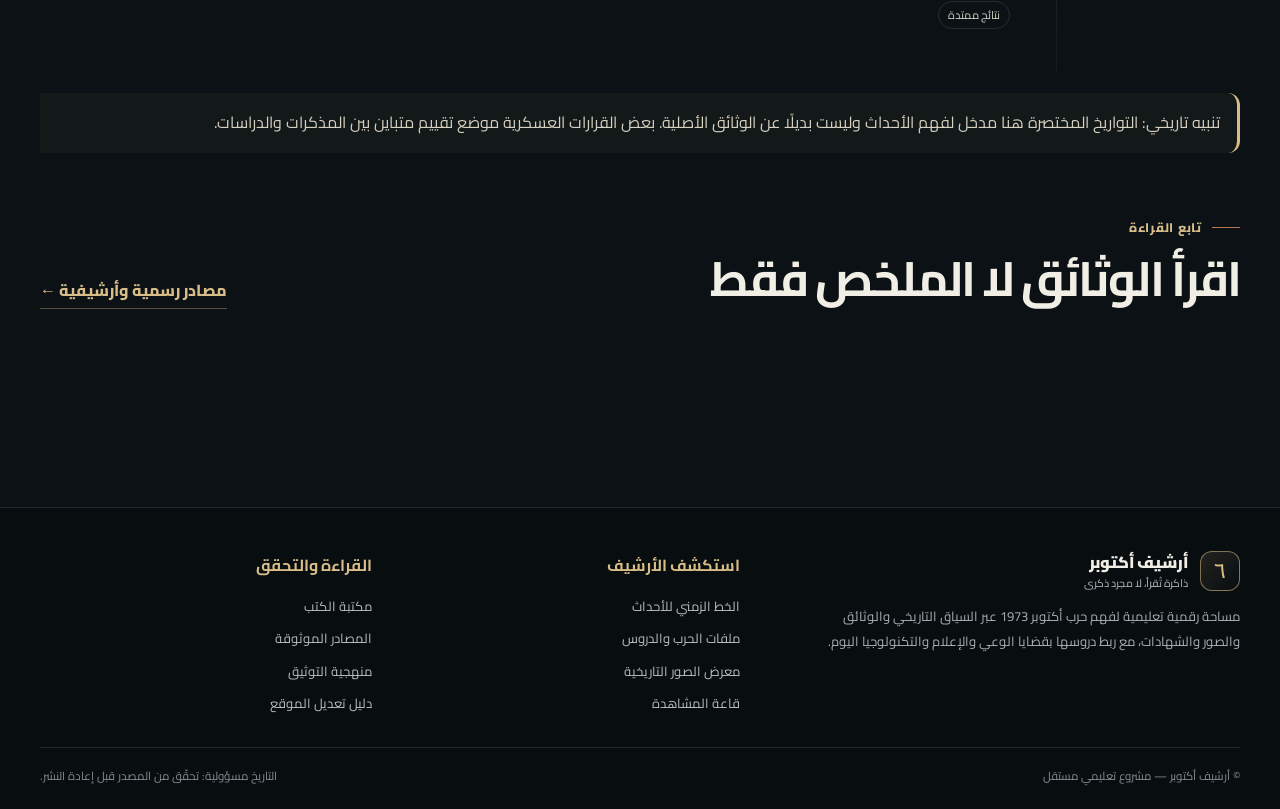
<file: timeline.html>
<!doctype html><html lang="ar" dir="rtl"><head><meta charset="utf-8"><meta name="viewport" content="width=device-width,initial-scale=1"><meta name="description" content="تسلسل زمني لحرب أكتوبر من إعادة بناء القوات بعد 1967 إلى وقف إطلاق النار والمفاوضات اللاحقة."><meta name="theme-color" content="#0b1115"><title>الخط الزمني | أرشيف أكتوبر</title><link rel="stylesheet" href="styles.css"></head><body data-page="timeline.html"><header class="site-header"><div class="container nav-wrap"><a class="brand" href="index.html" aria-label="العودة للرئيسية"><span class="brand-mark">٦</span><span class="brand-title">أرشيف أكتوبر<span class="brand-sub">متحف رقمي لحرب 1973</span></span></a><button class="menu-toggle" aria-expanded="false" aria-label="فتح القائمة">☰ القائمة</button><nav class="nav-links" aria-label="التنقل الرئيسي"><a href="index.html" data-nav="index.html">الرئيسية</a><a href="timeline.html" data-nav="timeline.html">الخط الزمني</a><a href="chapters.html" data-nav="chapters.html">ملفات الحرب</a><a href="gallery.html" data-nav="gallery.html">الصور</a><a href="videos.html" data-nav="videos.html">الفيديوهات</a><a href="books.html" data-nav="books.html">المكتبة</a><a href="sources.html" data-nav="sources.html">المصادر</a></nav><a href="timeline.html" class="btn btn-primary nav-cta">ابدأ الرحلة <span class="arrow">↙</span></a></div></header>
<main><section class="page-hero"><div class="container"><div class="crumbs"><a href="index.html">الرئيسية</a> / <span>الخط الزمني</span></div><span class="eyebrow">سياق قبل الحدث وما بعده</span><h1>الحرب لم تبدأ في 6 أكتوبر.</h1><p>تتبّع محطات سبقت العبور بسنوات، وأحداثًا استمرت بعد اليوم الأول. الخط الزمني موجز تعليمي، وتجد مصادر كل مرحلة في صفحة المصادر.</p></div></section>
<section class="section"><div class="container"><div class="filter-row" role="group" aria-label="تصفية الخط الزمني"><button class="filter-btn active" data-era="all">كل المحطات</button><button class="filter-btn" data-era="before">قبل الحرب</button><button class="filter-btn" data-era="war">أيام الحرب</button><button class="filter-btn" data-era="after">ما بعد الحرب</button></div><div class="timeline-rail">
<article class="event reveal" data-era="before"><span class="event-dot"></span><span class="event-date">يونيو 1967</span><h3>نكسة يونيو وبداية إعادة بناء القوات</h3><p>احتلت إسرائيل شبه جزيرة سيناء، ودخلت مصر مرحلة إعادة تنظيم القوات المسلحة وإعادة بناء القدرات العسكرية والسياسية. تُعد هذه المرحلة الخلفية الضرورية لفهم خطة 1973.</p><span class="tag">السياق الاستراتيجي</span></article>
<article class="event reveal" data-era="before"><span class="event-dot"></span><span class="event-date">خريف 1968 وما بعده</span><h3>مشروعات تدريب وتخطيط متتابعة</h3><p>بدأت القيادة تختبر أفكار العمليات والتعبئة ضمن مشروعات تدريبية؛ ومع مرور الوقت تحولت الخبرة المتراكمة إلى تخطيط أكثر تحديدًا وفق الإمكانات والقيود الفعلية.</p><span class="tag">التخطيط</span></article>
<article class="event reveal" data-era="before"><span class="event-dot"></span><span class="event-date">1969—1970</span><h3>حرب الاستنزاف</h3><p>مواجهة ممتدة على الجبهة، ساهمت في اختبار الجاهزية وتحمل الخسائر وتطوير الخبرة، كما أبقت الجبهة حاضرة في الحسابات العسكرية والسياسية.</p><span class="tag">استنزاف وتعلّم</span></article>
<article class="event reveal" data-era="before"><span class="event-dot"></span><span class="event-date">1970—1973</span><h3>تحديد الهدف والقدرة على التنفيذ</h3><p>تداخل القرار السياسي مع تقدير الموقف العسكري. برزت فكرة تحقيق أهداف محددة يمكن دعمها داخل مظلة الدفاع الجوي، بدل افتراض القدرة على التقدم بلا قيود عميقًا داخل سيناء.</p><span class="tag">خطة محدودة الأهداف</span></article>
<article class="event reveal" data-era="war"><span class="event-dot"></span><span class="event-date">6 أكتوبر 1973 · قرابة 14:00</span><h3>الضربة والتمهيد وبدء العبور</h3><p>بدأ التمهيد المدفعي والعمليات الجوية، وعبرت مجموعات المشاة قناة السويس بقوارب الاقتحام. تزامن ذلك مع الهجوم السوري على الجبهة المقابلة، في مفاجأة استراتيجية للطرف الإسرائيلي.</p><span class="tag">عملية بدر</span></article>
<article class="event reveal" data-era="war"><span class="event-dot"></span><span class="event-date">مساء 6 أكتوبر — 7 أكتوبر</span><h3>فتح الثغرات وتشغيل المعابر والجسور</h3><p>عملت وحدات المهندسين على فتح ممرات في الساتر الترابي وتشغيل المعديات والجسور، بينما سعت القوات إلى تثبيت مواقعها والتعامل مع الهجمات المضادة.</p><span class="tag">الهندسة العسكرية</span></article>
<article class="event reveal" data-era="war"><span class="event-dot"></span><span class="event-date">8—13 أكتوبر</span><h3>تثبيت رؤوس الكباري واستمرار الاشتباكات</h3><p>استمرت العمليات شرق القناة، وواجهت القوات هجمات مضادة، وبرزت أهمية التنسيق بين المشاة والمدفعية والدفاع الجوي والمهندسين والإمداد.</p><span class="tag">صمود وتثبيت</span></article>
<article class="event reveal" data-era="war"><span class="event-dot"></span><span class="event-date">14 أكتوبر</span><h3>تطوير الهجوم ومعارك اليوم التالي</h3><p>شهدت الجبهة محاولات للتقدم خارج خطوط التمركز الأولى. وتقييم قرار تطوير الهجوم من القضايا التي تتطلب مقارنة المذكرات العسكرية والدراسات اللاحقة، لا الاكتفاء برواية واحدة.</p><span class="tag">قرارات موضع نقاش</span></article>
<article class="event reveal" data-era="war"><span class="event-dot"></span><span class="event-date">16—22 أكتوبر</span><h3>تغير الموقف واتساع نطاق القتال</h3><p>شهدت الجبهة تطورات معقدة شملت عبور قوات إسرائيلية إلى غرب القناة ومعارك في مناطق منها الدفرسوار. يجب قراءة هذه المرحلة إلى جانب نجاحات الأيام الأولى وما واجهته القوات المصرية من تحديات لاحقة.</p><span class="tag">مرحلة معقدة</span></article>
<article class="event reveal" data-era="war"><span class="event-dot"></span><span class="event-date">22—28 أكتوبر 1973</span><h3>قرارات وقف إطلاق النار ومحاولات تثبيته</h3><p>صدر قرار مجلس الأمن 338 في 22 أكتوبر، وتبعت ذلك تطورات وقرارات أخرى في ظل خروقات واستمرار القتال في بعض المناطق. استقر وقف إطلاق النار عمليًا في أواخر أكتوبر وفق التسلسل الذي تعرضه الوثائق الرسمية.</p><span class="tag">مجلس الأمن 338 و339</span></article>
<article class="event reveal" data-era="after"><span class="event-dot"></span><span class="event-date">1974—1975</span><h3>اتفاقات فض الاشتباك وإعادة فتح القناة</h3><p>تلت الحرب مفاوضات واتفاقات فصل قوات. وأعيد فتح قناة السويس للملاحة الدولية في يونيو 1975، في محطة اقتصادية ورمزية مهمة.</p><span class="tag">المسار الدبلوماسي</span></article>
<article class="event reveal" data-era="after"><span class="event-dot"></span><span class="event-date">1982 وما بعدها</span><h3>استكمال الانسحاب من سيناء</h3><p>تطورت نتائج الحرب عبر مسار سياسي طويل؛ واكتمل الانسحاب الإسرائيلي من معظم سيناء في 25 أبريل 1982، بينما عادت طابا لاحقًا بعد التحكيم الدولي عام 1989.</p><span class="tag">نتائج ممتدة</span></article>
</div><div class="callout">تنبيه تاريخي: التواريخ المختصرة هنا مدخل لفهم الأحداث وليست بديلًا عن الوثائق الأصلية. بعض القرارات العسكرية موضع تقييم متباين بين المذكرات والدراسات.</div><div class="section-head" style="margin-top:55px"><div><span class="eyebrow">تابع القراءة</span><h2>اقرأ الوثائق لا الملخص فقط</h2></div><a class="text-link" href="sources.html">مصادر رسمية وأرشيفية ←</a></div></div></section></main><footer class="footer"><div class="container"><div class="footer-top"><div><a class="brand" href="index.html"><span class="brand-mark">٦</span><span class="brand-title">أرشيف أكتوبر<span class="brand-sub">ذاكرة تُقرأ، لا مجرد ذكرى</span></span></a><p>مساحة رقمية تعليمية لفهم حرب أكتوبر 1973 عبر السياق التاريخي والوثائق والصور والشهادات، مع ربط دروسها بقضايا الوعي والإعلام والتكنولوجيا اليوم.</p></div><div><h4>استكشف الأرشيف</h4><div class="footer-links"><a href="timeline.html">الخط الزمني للأحداث</a><a href="chapters.html">ملفات الحرب والدروس</a><a href="gallery.html">معرض الصور التاريخية</a><a href="videos.html">قاعة المشاهدة</a></div></div><div><h4>القراءة والتحقق</h4><div class="footer-links"><a href="books.html">مكتبة الكتب</a><a href="sources.html">المصادر الموثوقة</a><a href="sources.html#method">منهجية التوثيق</a><a href="README.md">دليل تعديل الموقع</a></div></div></div><div class="footer-bottom"><span>© أرشيف أكتوبر — مشروع تعليمي مستقل</span><span>التاريخ مسؤولية: تحقّق من المصدر قبل إعادة النشر.</span></div></div></footer><script src="app.js"></script></body></html>
</file>
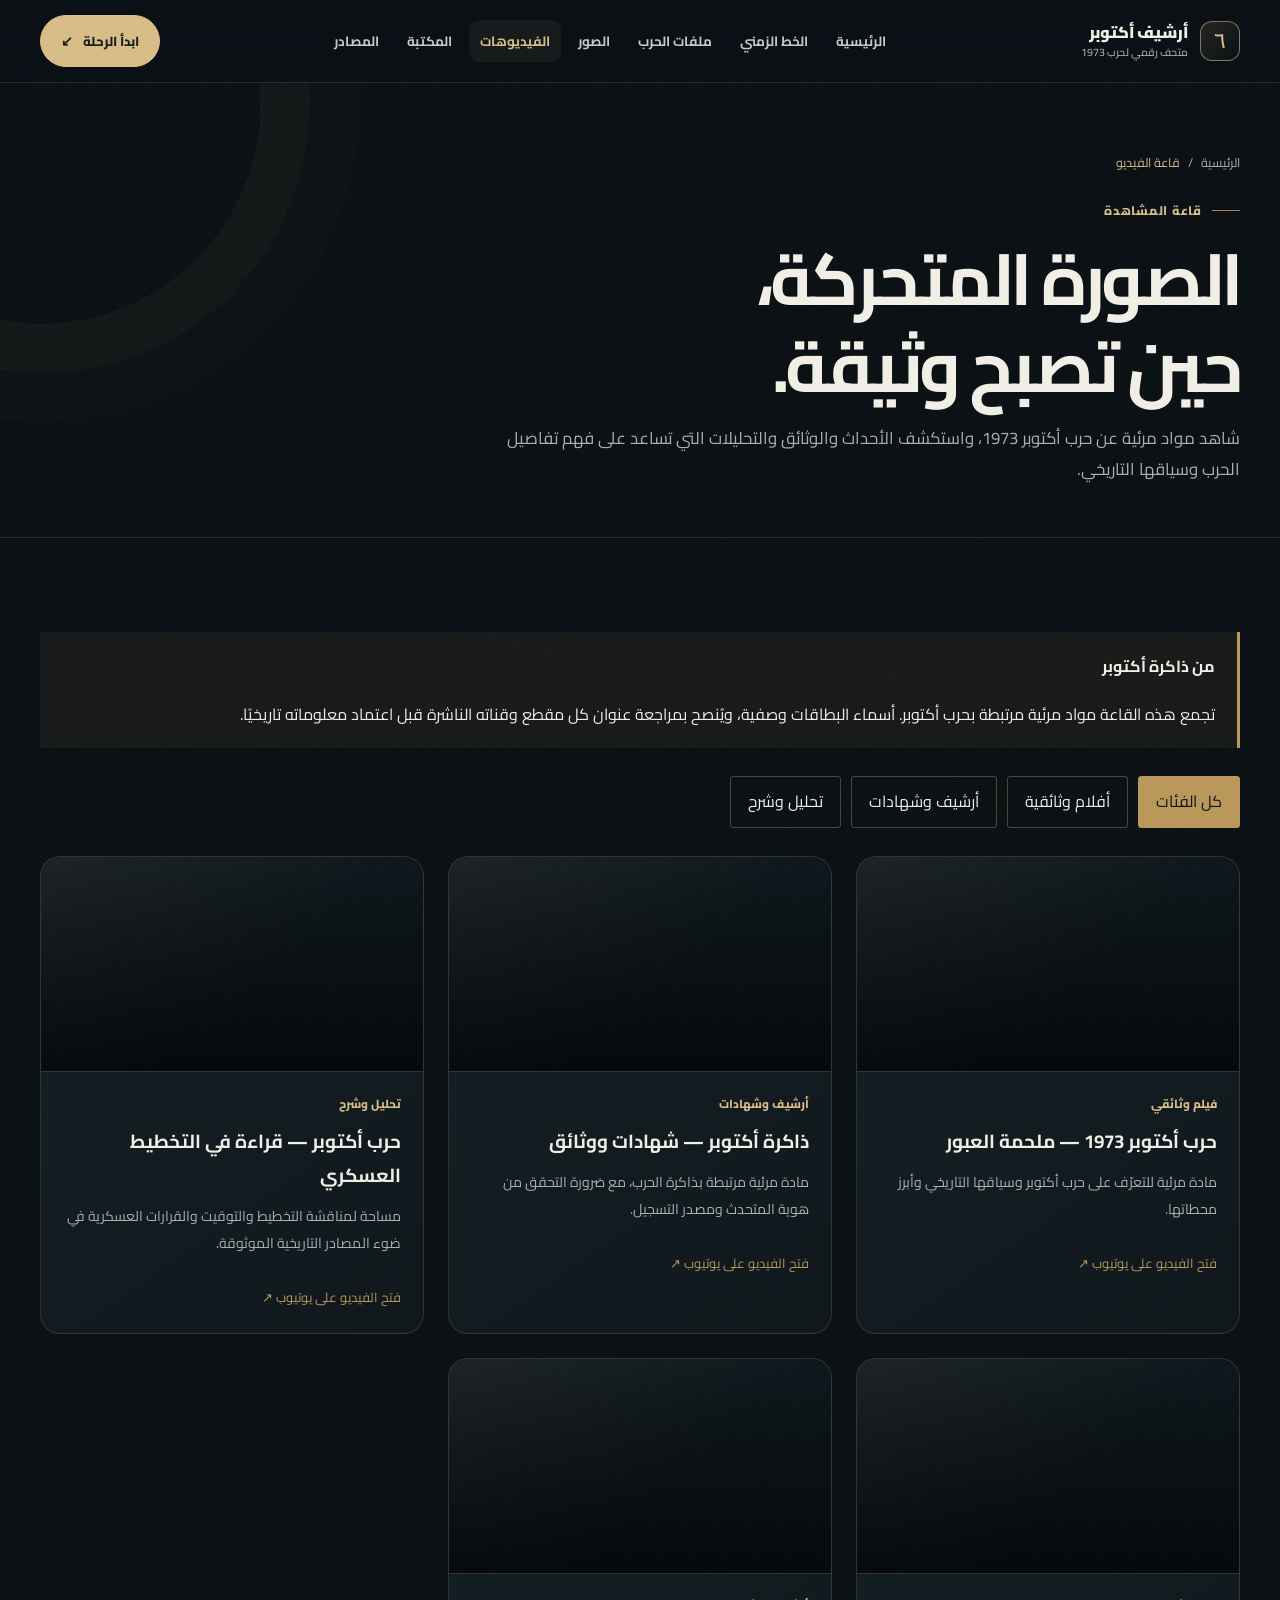
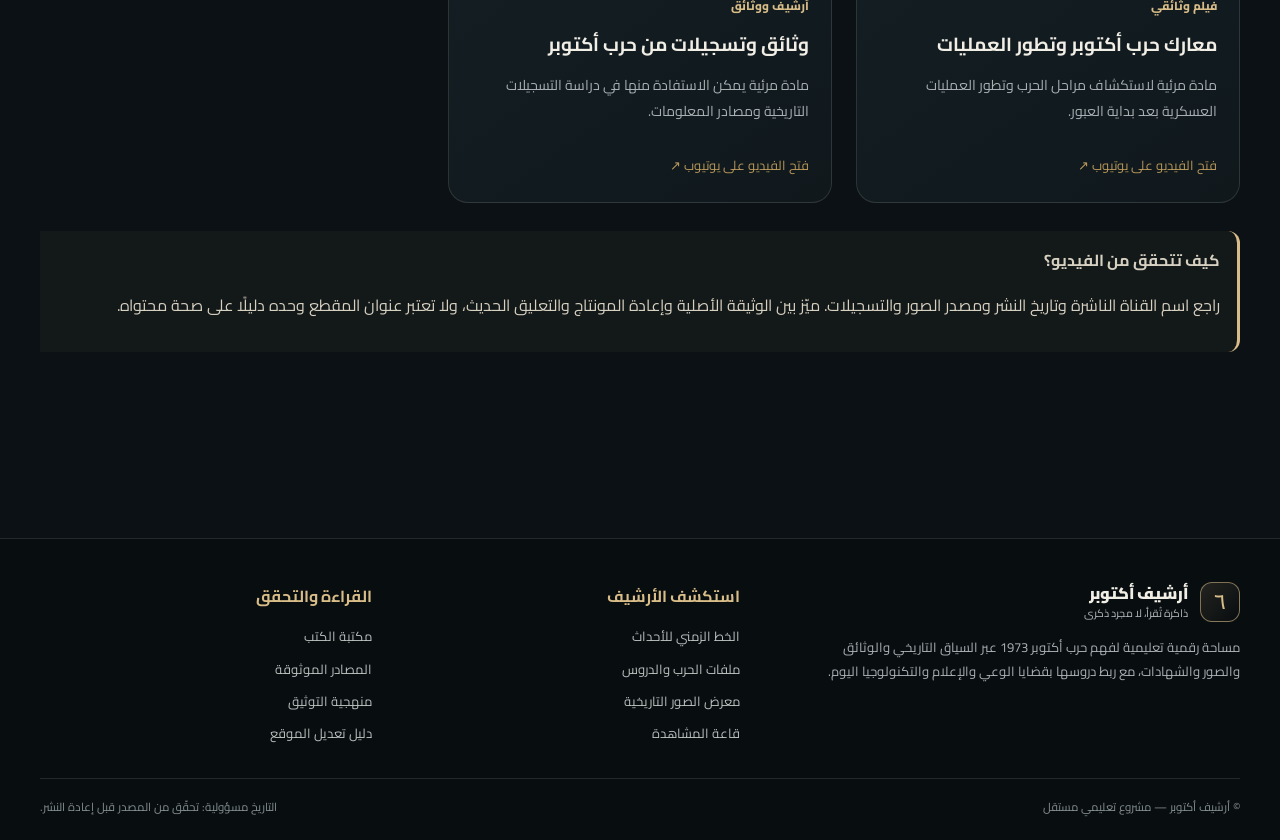
<file: videos.html>
<!doctype html>
<html lang="ar" dir="rtl">
<head>
  <meta charset="utf-8">
  <meta name="viewport" content="width=device-width,initial-scale=1">
  <meta name="description" content="قاعة الفيديو في أرشيف أكتوبر، لمشاهدة المواد الوثائقية والأرشيفية والتحليلات المتعلقة بحرب أكتوبر 1973.">
  <meta name="theme-color" content="#0b1115">

  <title>قاعة الفيديو | أرشيف أكتوبر</title>

  <link rel="stylesheet" href="styles.css">

  <style>
    /* تحسينات خاصة بقاعة الفيديو مع الحفاظ على تصميم الموقع */
    .video-grid {
      display: grid;
      grid-template-columns: repeat(3, minmax(0, 1fr));
      gap: 24px;
    }

    .video-card {
      min-width: 0;
      overflow: hidden;
    }

    .video-frame {
      position: relative;
      width: 100%;
      aspect-ratio: 16 / 9;
      overflow: hidden;
      background: #101a20;
      display: flex;
      align-items: center;
      justify-content: center;
      cursor: pointer;
    }

    .video-frame img {
      width: 100%;
      height: 100%;
      object-fit: cover;
      display: block;
      transition: transform .4s ease;
    }

    .video-card:hover .video-frame img {
      transform: scale(1.04);
    }

    .video-frame::after {
      content: "";
      position: absolute;
      inset: 0;
      background: linear-gradient(
        to top,
        rgba(0,0,0,.65),
        rgba(0,0,0,.08)
      );
      pointer-events: none;
    }

    .video-frame .play-mark {
      position: absolute;
      z-index: 2;
      top: 50%;
      left: 50%;
      transform: translate(-50%, -50%);
      width: 64px;
      height: 64px;
      border-radius: 50%;
      display: flex;
      align-items: center;
      justify-content: center;
      background: #b9985a;
      color: #111719;
      font-size: 24px;
      padding-right: 3px;
      transition: transform .2s ease, background .2s ease;
    }

    .video-frame:hover .play-mark {
      transform: translate(-50%, -50%) scale(1.1);
      background: #d5b879;
    }

    .video-frame .slot-label {
      position: absolute;
      z-index: 2;
      bottom: 12px;
      left: 14px;
      color: white;
      font-size: 10px;
      letter-spacing: 2px;
      direction: ltr;
    }

    .video-frame iframe {
      position: absolute;
      inset: 0;
      width: 100%;
      height: 100%;
      border: 0;
      z-index: 5;
    }

    .video-card .card-body {
      padding: 22px;
    }

    .video-card h3 {
      line-height: 1.8;
      margin-bottom: 10px;
    }

    .video-card p {
      line-height: 1.9;
    }

    .video-card .video-source {
      display: inline-block;
      margin-top: 12px;
      color: #b9985a;
      font-size: 13px;
      text-decoration: none;
    }

    .video-card .video-source:hover {
      text-decoration: underline;
    }

    .filter-row {
      display: flex;
      flex-wrap: wrap;
      gap: 10px;
      margin-bottom: 28px;
    }

    .filter-btn {
      cursor: pointer;
      font: inherit;
      padding: 10px 17px;
      border: 1px solid rgba(185,152,90,.4);
      background: transparent;
      color: inherit;
      border-radius: 3px;
      transition: .2s ease;
    }

    .filter-btn:hover,
    .filter-btn.active {
      background: #b9985a;
      color: #101619;
      border-color: #b9985a;
    }

    .video-card[hidden] {
      display: none !important;
    }

    .video-note {
      padding: 18px 22px;
      margin-bottom: 28px;
      border-right: 3px solid #b9985a;
      background: rgba(185,152,90,.08);
      line-height: 2;
    }

    .video-note p {
      margin-bottom: 0;
    }

    @media (max-width: 900px) {
      .video-grid {
        grid-template-columns: repeat(2, minmax(0, 1fr));
      }
    }

    @media (max-width: 600px) {
      .video-grid {
        grid-template-columns: 1fr;
      }

      .filter-row {
        gap: 8px;
      }

      .filter-btn {
        padding: 9px 12px;
        font-size: 13px;
      }
    }
  </style>
</head>

<body data-page="videos.html">

<header class="site-header">
  <div class="container nav-wrap">

    <a class="brand" href="index.html" aria-label="العودة للرئيسية">
      <span class="brand-mark">٦</span>
      <span class="brand-title">
        أرشيف أكتوبر
        <span class="brand-sub">متحف رقمي لحرب 1973</span>
      </span>
    </a>

    <button class="menu-toggle"
            aria-expanded="false"
            aria-label="فتح القائمة">
      ☰ القائمة
    </button>

    <nav class="nav-links" aria-label="التنقل الرئيسي">
      <a href="index.html" data-nav="index.html">الرئيسية</a>
      <a href="timeline.html" data-nav="timeline.html">الخط الزمني</a>
      <a href="chapters.html" data-nav="chapters.html">ملفات الحرب</a>
      <a href="gallery.html" data-nav="gallery.html">الصور</a>
      <a href="videos.html" data-nav="videos.html">الفيديوهات</a>
      <a href="books.html" data-nav="books.html">المكتبة</a>
      <a href="sources.html" data-nav="sources.html">المصادر</a>
    </nav>

    <a href="timeline.html" class="btn btn-primary nav-cta">
      ابدأ الرحلة <span class="arrow">↙</span>
    </a>

  </div>
</header>

<main>

  <!-- مقدمة الصفحة -->
  <section class="page-hero">
    <div class="container">

      <div class="crumbs">
        <a href="index.html">الرئيسية</a> /
        <span>قاعة الفيديو</span>
      </div>

      <span class="eyebrow">قاعة المشاهدة</span>

      <h1>
        الصورة المتحركة،<br>
        حين تصبح وثيقة.
      </h1>

      <p>
        شاهد مواد مرئية عن حرب أكتوبر 1973، واستكشف
        الأحداث والوثائق والتحليلات التي تساعد على فهم
        تفاصيل الحرب وسياقها التاريخي.
      </p>

    </div>
  </section>

  <!-- مكتبة الفيديوهات -->
  <section class="section">
    <div class="container">

      <div class="video-note">
        <strong>من ذاكرة أكتوبر</strong>
        <p>
          تجمع هذه القاعة مواد مرئية مرتبطة بحرب أكتوبر.
          أسماء البطاقات وصفية، ويُنصح بمراجعة عنوان كل
          مقطع وقناته الناشرة قبل اعتماد معلوماته تاريخيًا.
        </p>
      </div>

      <!-- تصنيفات الفيديوهات -->
      <div class="filter-row"
           role="group"
           aria-label="تصنيف الفيديوهات">

        <button class="filter-btn active"
                type="button"
                data-video-filter="all"
                aria-pressed="true">
          كل الفئات
        </button>

        <button class="filter-btn"
                type="button"
                data-video-filter="doc"
                aria-pressed="false">
          أفلام وثائقية
        </button>

        <button class="filter-btn"
                type="button"
                data-video-filter="archive"
                aria-pressed="false">
          أرشيف وشهادات
        </button>

        <button class="filter-btn"
                type="button"
                data-video-filter="analysis"
                aria-pressed="false">
          تحليل وشرح
        </button>

      </div>

      <div class="video-grid">

        <!-- الفيديو الأول -->
        <article class="card video-card reveal"
                 data-category="doc"
                 data-youtube-id="MKQCaHGCgTE">

          <div class="video-frame"
               role="button"
               tabindex="0"
               aria-label="تشغيل الفيديو الأول: حرب أكتوبر وملحمة العبور">

            <img
              src="https://img.youtube.com/vi/MKQCaHGCgTE/hqdefault.jpg"
              alt="معاينة الفيديو الأول عن حرب أكتوبر"
              loading="lazy">

            <span class="play-mark" aria-hidden="true">▶</span>
            <span class="slot-label">OCTOBER ARCHIVE 01</span>
          </div>

          <div class="card-body">
            <div class="card-meta">فيلم وثائقي</div>

            <h3>حرب أكتوبر 1973 — ملحمة العبور</h3>

            <p>
              مادة مرئية للتعرّف على حرب أكتوبر وسياقها
              التاريخي وأبرز محطاتها.
            </p>

            <a class="video-source"
               href="https://youtu.be/MKQCaHGCgTE?si=gnx3Djs8U-3p3rnL"
               target="_blank"
               rel="noopener noreferrer">
              فتح الفيديو على يوتيوب ↗
            </a>
          </div>
        </article>

        <!-- الفيديو الثاني -->
        <article class="card video-card reveal"
                 data-category="archive"
                 data-youtube-id="eKQbI7pjIls">

          <div class="video-frame"
               role="button"
               tabindex="0"
               aria-label="تشغيل الفيديو الثاني: ذاكرة أكتوبر">

            <img
              src="https://img.youtube.com/vi/eKQbI7pjIls/hqdefault.jpg"
              alt="معاينة الفيديو الثاني"
              loading="lazy">

            <span class="play-mark" aria-hidden="true">▶</span>
            <span class="slot-label">OCTOBER ARCHIVE 02</span>
          </div>

          <div class="card-body">
            <div class="card-meta">أرشيف وشهادات</div>

            <h3>ذاكرة أكتوبر — شهادات ووثائق</h3>

            <p>
              مادة مرئية مرتبطة بذاكرة الحرب، مع ضرورة
              التحقق من هوية المتحدث ومصدر التسجيل.
            </p>

            <a class="video-source"
               href="https://youtu.be/eKQbI7pjIls?si=nw9Gg6hjEl5jww4W"
               target="_blank"
               rel="noopener noreferrer">
              فتح الفيديو على يوتيوب ↗
            </a>
          </div>
        </article>

        <!-- الفيديو الثالث -->
        <article class="card video-card reveal"
                 data-category="analysis"
                 data-youtube-id="SQevGwbq0og">

          <div class="video-frame"
               role="button"
               tabindex="0"
               aria-label="تشغيل الفيديو الثالث: التخطيط العسكري">

            <img
              src="https://img.youtube.com/vi/SQevGwbq0og/hqdefault.jpg"
              alt="معاينة الفيديو الثالث"
              loading="lazy">

            <span class="play-mark" aria-hidden="true">▶</span>
            <span class="slot-label">OCTOBER ARCHIVE 03</span>
          </div>

          <div class="card-body">
            <div class="card-meta">تحليل وشرح</div>

            <h3>حرب أكتوبر — قراءة في التخطيط العسكري</h3>

            <p>
              مساحة لمناقشة التخطيط والتوقيت والقرارات
              العسكرية في ضوء المصادر التاريخية الموثوقة.
            </p>

            <a class="video-source"
               href="https://youtu.be/SQevGwbq0og?si=6EmnDqHttjdWUh3R"
               target="_blank"
               rel="noopener noreferrer">
              فتح الفيديو على يوتيوب ↗
            </a>
          </div>
        </article>

        <!-- الفيديو الرابع -->
        <article class="card video-card reveal"
                 data-category="doc"
                 data-youtube-id="Pxd5G1J4o0g">

          <div class="video-frame"
               role="button"
               tabindex="0"
               aria-label="تشغيل الفيديو الرابع: معارك أكتوبر">

            <img
              src="https://img.youtube.com/vi/Pxd5G1J4o0g/hqdefault.jpg"
              alt="معاينة الفيديو الرابع"
              loading="lazy">

            <span class="play-mark" aria-hidden="true">▶</span>
            <span class="slot-label">OCTOBER ARCHIVE 04</span>
          </div>

          <div class="card-body">
            <div class="card-meta">فيلم وثائقي</div>

            <h3>معارك حرب أكتوبر وتطور العمليات</h3>

            <p>
              مادة مرئية لاستكشاف مراحل الحرب وتطور
              العمليات العسكرية بعد بداية العبور.
            </p>

            <a class="video-source"
               href="https://youtu.be/Pxd5G1J4o0g?si=DEk5wsBvMrvR9Z9I"
               target="_blank"
               rel="noopener noreferrer">
              فتح الفيديو على يوتيوب ↗
            </a>
          </div>
        </article>

        <!-- الفيديو الخامس -->
        <article class="card video-card reveal"
                 data-category="archive"
                 data-youtube-id="L1z-qPAp_OI">

          <div class="video-frame"
               role="button"
               tabindex="0"
               aria-label="تشغيل الفيديو الخامس: وثائق أكتوبر">

            <img
              src="https://img.youtube.com/vi/L1z-qPAp_OI/hqdefault.jpg"
              alt="معاينة الفيديو الخامس"
              loading="lazy">

            <span class="play-mark" aria-hidden="true">▶</span>
            <span class="slot-label">OCTOBER ARCHIVE 05</span>
          </div>

          <div class="card-body">
            <div class="card-meta">أرشيف ووثائق</div>

            <h3>وثائق وتسجيلات من حرب أكتوبر</h3>

            <p>
              مادة مرئية يمكن الاستفادة منها في دراسة
              التسجيلات التاريخية ومصادر المعلومات.
            </p>

            <a class="video-source"
               href="https://youtu.be/L1z-qPAp_OI?si=YnUH6h0SwsdNzIxX"
               target="_blank"
               rel="noopener noreferrer">
              فتح الفيديو على يوتيوب ↗
            </a>
          </div>
        </article>

      </div>

      <div class="callout" style="margin-top:28px">
        <strong>كيف تتحقق من الفيديو؟</strong>
        <p>
          راجع اسم القناة الناشرة وتاريخ النشر ومصدر الصور
          والتسجيلات. ميّز بين الوثيقة الأصلية وإعادة المونتاج
          والتعليق الحديث، ولا تعتبر عنوان المقطع وحده
          دليلًا على صحة محتواه.
        </p>
      </div>

    </div>
  </section>

</main>

<!-- التذييل -->
<footer class="footer">
  <div class="container">

    <div class="footer-top">

      <div>
        <a class="brand" href="index.html">
          <span class="brand-mark">٦</span>
          <span class="brand-title">
            أرشيف أكتوبر
            <span class="brand-sub">ذاكرة تُقرأ، لا مجرد ذكرى</span>
          </span>
        </a>

        <p>
          مساحة رقمية تعليمية لفهم حرب أكتوبر 1973 عبر
          السياق التاريخي والوثائق والصور والشهادات،
          مع ربط دروسها بقضايا الوعي والإعلام والتكنولوجيا اليوم.
        </p>
      </div>

      <div>
        <h4>استكشف الأرشيف</h4>
        <div class="footer-links">
          <a href="timeline.html">الخط الزمني للأحداث</a>
          <a href="chapters.html">ملفات الحرب والدروس</a>
          <a href="gallery.html">معرض الصور التاريخية</a>
          <a href="videos.html">قاعة المشاهدة</a>
        </div>
      </div>

      <div>
        <h4>القراءة والتحقق</h4>
        <div class="footer-links">
          <a href="books.html">مكتبة الكتب</a>
          <a href="sources.html">المصادر الموثوقة</a>
          <a href="sources.html#method">منهجية التوثيق</a>
          <a href="README.md">دليل تعديل الموقع</a>
        </div>
      </div>

    </div>

    <div class="footer-bottom">
      <span>© أرشيف أكتوبر — مشروع تعليمي مستقل</span>
      <span>التاريخ مسؤولية: تحقّق من المصدر قبل إعادة النشر.</span>
    </div>

  </div>
</footer>

<script src="app.js"></script>

<script>
  // تشغيل الفيديو داخل البطاقة عند الضغط على الصورة
  document.querySelectorAll('.video-card').forEach(function(card) {
    const frame = card.querySelector('.video-frame');
    const videoId = card.dataset.youtubeId;

    if (!frame || !videoId) return;

    function playVideo() {
      if (frame.querySelector('iframe')) return;

      const iframe = document.createElement('iframe');

      iframe.src =
        'https://www.youtube-nocookie.com/embed/' +
        encodeURIComponent(videoId) +
        '?autoplay=1&rel=0';

      iframe.title = card.querySelector('h3')?.textContent ||
                     'فيديو عن حرب أكتوبر';

      iframe.allow =
        'accelerometer; autoplay; clipboard-write; encrypted-media; gyroscope; picture-in-picture; web-share';

      iframe.allowFullscreen = true;
      iframe.referrerPolicy = 'strict-origin-when-cross-origin';

      frame.replaceChildren(iframe);
      frame.removeAttribute('role');
      frame.removeAttribute('tabindex');
    }

    frame.addEventListener('click', playVideo);

    frame.addEventListener('keydown', function(event) {
      if (event.key === 'Enter' || event.key === ' ') {
        event.preventDefault();
        playVideo();
      }
    });
  });

  // فلترة الفيديوهات حسب التصنيف
  const filterButtons = document.querySelectorAll('[data-video-filter]');
  const videoCards = document.querySelectorAll('.video-card');

  filterButtons.forEach(function(button) {
    button.addEventListener('click', function() {
      const selectedCategory = button.dataset.videoFilter;

      filterButtons.forEach(function(item) {
        const active = item === button;
        item.classList.toggle('active', active);
        item.setAttribute('aria-pressed', String(active));
      });

      videoCards.forEach(function(card) {
        const matches =
          selectedCategory === 'all' ||
          card.dataset.category === selectedCategory;

        card.hidden = !matches;
      });
    });
  });
</script>

</body>
</html>
</file>
<file: styles.css>
@import url('https://fonts.googleapis.com/css2?family=Cairo:wght@400;500;600;700;800;900&family=IBM+Plex+Mono:wght@400;500;600&display=swap');
:root{--ink:#f1eee6;--muted:#a9b0b4;--bg:#0b1115;--panel:#111b20;--panel2:#17242a;--line:rgba(239,232,216,.13);--sand:#d8bd88;--copper:#b77750;--blue:#3c8492;--green:#426e53;--white:#fffaf0;--max:1200px;--radius:20px;--shadow:0 24px 70px #0005}
*{box-sizing:border-box}html{scroll-behavior:smooth}body{margin:0;background:var(--bg);color:var(--ink);font-family:'Cairo',Tahoma,sans-serif;line-height:1.85}body:before{content:"";position:fixed;inset:0;pointer-events:none;opacity:.08;z-index:-1;background-image:url("data:image/svg+xml,%3Csvg viewBox='0 0 180 180' xmlns='http://www.w3.org/2000/svg'%3E%3Cfilter id='n'%3E%3CfeTurbulence type='fractalNoise' baseFrequency='.9' numOctaves='3' stitchTiles='stitch'/%3E%3C/filter%3E%3Crect width='100%25' height='100%25' filter='url(%23n)' opacity='.18'/%3E%3C/svg%3E")}
a{color:inherit;text-decoration:none}button,input{font:inherit}button{cursor:pointer}img{display:block;max-width:100%}.container{width:min(var(--max),calc(100% - 40px));margin:auto}.eyebrow{display:inline-flex;align-items:center;gap:10px;color:var(--sand);font-size:.78rem;font-weight:800;letter-spacing:.06em}.eyebrow:before{content:"";width:28px;height:1px;background:var(--copper)}.section{padding:94px 0}.section-head{display:flex;align-items:end;justify-content:space-between;gap:24px;margin-bottom:34px}.section-head h2{font-size:clamp(1.8rem,4vw,3rem);line-height:1.3;margin:8px 0 0;letter-spacing:-.04em}.section-head p{color:var(--muted);max-width:510px;margin:0}.section-head .text-link{white-space:nowrap}.muted{color:var(--muted)}.small{font-size:.85rem}.text-link{display:inline-flex;align-items:center;gap:10px;color:var(--sand);font-weight:800;border-bottom:1px solid #d8bd8860;padding-bottom:3px;transition:.2s}.text-link:hover{gap:15px;color:#ffe5ad}.btn{display:inline-flex;justify-content:center;align-items:center;gap:10px;padding:12px 20px;border-radius:999px;border:1px solid var(--line);font-weight:800;transition:.25s;background:transparent;color:var(--ink)}.btn-primary{background:var(--sand);color:#1b201f;border-color:var(--sand)}.btn-primary:hover{transform:translateY(-2px);box-shadow:0 12px 28px #d8bd8825;background:#e8d3a9}.btn-ghost:hover{background:#ffffff0b;border-color:#d8bd8880}.arrow{font-size:1.1em}.site-header{position:sticky;top:0;z-index:50;background:#0b1115db;backdrop-filter:blur(18px);border-bottom:1px solid var(--line)}.nav-wrap{display:flex;align-items:center;justify-content:space-between;min-height:82px;gap:24px}.brand{display:flex;align-items:center;gap:12px;min-width:180px}.brand-mark{width:40px;height:40px;display:grid;place-items:center;border:1px solid #d8bd8890;border-radius:12px;color:var(--sand);font-family:serif;font-size:1.35rem;background:linear-gradient(135deg,#d8bd8822,transparent)}.brand-title{font-weight:900;line-height:1.2}.brand-sub{display:block;color:var(--muted);font-size:.67rem;font-weight:500;margin-top:4px}.nav-links{display:flex;align-items:center;gap:6px}.nav-links a{font-size:.84rem;font-weight:700;color:#c5c9c8;padding:9px 11px;border-radius:10px;transition:.2s}.nav-links a:hover,.nav-links a.active{color:var(--sand);background:#d8bd8810}.nav-cta{font-size:.82rem}.menu-toggle{display:none;background:none;color:var(--ink);border:1px solid var(--line);border-radius:10px;padding:8px 12px}.page-hero{padding:68px 0 52px;position:relative;overflow:hidden;border-bottom:1px solid var(--line)}.page-hero:after{content:"";position:absolute;width:440px;height:440px;border:1px solid #d8bd8814;border-radius:50%;left:-180px;top:-200px;box-shadow:0 0 0 48px #d8bd8806,0 0 0 98px #d8bd8804;pointer-events:none}.page-hero h1{font-size:clamp(2.25rem,6vw,4.5rem);line-height:1.2;letter-spacing:-.055em;margin:14px 0;max-width:850px}.page-hero p{color:var(--muted);font-size:1.05rem;max-width:760px;margin:0}.crumbs{display:flex;gap:8px;align-items:center;color:var(--muted);font-size:.78rem;margin-bottom:17px}.crumbs span{color:var(--sand)}
/* home */
.hero{min-height:690px;display:grid;align-items:center;position:relative;overflow:hidden;border-bottom:1px solid var(--line);background:#0b1115}.hero-photo{position:absolute;inset:0;background:linear-gradient(90deg,#091015 0%,#091015ed 26%,#091015a6 56%,#09101542 100%),linear-gradient(0deg,#0b1115 0%,transparent 42%),url('https://upload.wikimedia.org/wikipedia/commons/a/aa/Egyptianbridge.jpg') center/cover no-repeat;filter:saturate(.72)}.hero:after{content:"OCT 06 / 1973";position:absolute;right:3%;bottom:50px;writing-mode:vertical-rl;color:#eee4cb66;font:600 .72rem 'IBM Plex Mono',monospace;letter-spacing:.22em}.hero-grid{position:relative;z-index:1;display:grid;grid-template-columns:minmax(0,1fr) minmax(270px,.52fr);gap:48px;align-items:center;padding:78px 0}.hero-copy .eyebrow{margin-bottom:14px}.hero h1{font-size:clamp(3rem,7.2vw,6.2rem);line-height:1.08;letter-spacing:-.065em;margin:0;max-width:790px;font-weight:900}.hero h1 em{font-style:normal;color:var(--sand);display:block}.hero-lead{color:#d0d3d0;font-size:1.1rem;max-width:590px;line-height:2;margin:26px 0 28px}.hero-actions{display:flex;flex-wrap:wrap;gap:12px}.hero-meta{margin-top:42px;display:flex;gap:30px;flex-wrap:wrap}.meta-item{border-right:1px solid var(--line);padding-right:22px}.meta-item strong{display:block;font:600 1.05rem 'IBM Plex Mono',monospace;color:var(--sand);direction:ltr;text-align:right}.meta-item span{font-size:.76rem;color:var(--muted)}.hero-stamp{justify-self:end;width:220px;height:220px;border:1px solid #d8bd8850;border-radius:50%;display:flex;align-items:center;justify-content:center;text-align:center;transform:rotate(-12deg);position:relative;color:var(--sand);background:#0b11155e;backdrop-filter:blur(4px)}.hero-stamp:before,.hero-stamp:after{content:"";position:absolute;inset:12px;border:1px dashed #d8bd8870;border-radius:50%}.hero-stamp:after{inset:28px;border-style:solid;opacity:.35}.stamp-inner{transform:rotate(12deg);position:relative;z-index:1}.stamp-inner strong{display:block;font:900 2.8rem 'IBM Plex Mono',monospace;letter-spacing:-.1em;direction:ltr}.stamp-inner span{font-size:.78rem;letter-spacing:.12em;font-weight:800}.stamp-inner small{display:block;margin-top:8px;color:#dfd0ac;font-size:.7rem}
.stats-strip{border-bottom:1px solid var(--line);background:#0c1418}.stats-grid{display:grid;grid-template-columns:repeat(4,1fr)}.stat{padding:25px 22px;border-left:1px solid var(--line)}.stat:first-child{border-left:0}.stat strong{display:block;color:var(--sand);font-size:1.55rem;font-weight:900}.stat span{color:var(--muted);font-size:.8rem}
.story-grid{display:grid;grid-template-columns:1.05fr .95fr;gap:52px;align-items:center}.story-photo{position:relative;border-radius:var(--radius);overflow:hidden;min-height:430px;background:#18252a}.story-photo img{width:100%;height:430px;object-fit:cover;filter:saturate(.7)}.photo-caption{position:absolute;bottom:0;right:0;left:0;padding:50px 22px 18px;background:linear-gradient(transparent,#081014ed);font-size:.8rem;color:#f1eee6}.story-copy h2{font-size:clamp(2rem,4vw,3.2rem);line-height:1.32;margin:12px 0 18px;letter-spacing:-.04em}.story-copy p{color:var(--muted)}.quote-mark{color:var(--sand);font-size:3rem;line-height:1;margin-bottom:-8px}
.three-shell{background:linear-gradient(145deg,#111a1e,#0d1418);border:1px solid var(--line);border-radius:28px;padding:26px;box-shadow:var(--shadow)}.three-top{display:flex;align-items:start;justify-content:space-between;gap:16px;flex-wrap:wrap}.three-top h3{font-size:1.45rem;margin:6px 0}.scene-label{font-size:.75rem;border:1px solid var(--line);border-radius:999px;padding:7px 12px;color:var(--sand)}.scene-stage{position:relative;min-height:360px;overflow:hidden;border-radius:18px;background:radial-gradient(ellipse at 50% 55%,#244c55,#142b31 44%,#111b20 72%);margin-top:22px;isolation:isolate}.scene-stars{position:absolute;inset:0;opacity:.32;background-image:radial-gradient(#ddc89a 1px,transparent 1.4px);background-size:39px 39px}.diorama{position:absolute;left:50%;top:56%;width:min(690px,95%);height:290px;transform:translate(-50%,-50%) perspective(850px) rotateX(48deg) rotateZ(-13deg);transform-style:preserve-3d;transition:transform .7s}.ground{position:absolute;inset:0;border-radius:20px;background:linear-gradient(135deg,#7d6b50,#b19a70 46%,#8b7756);box-shadow:0 28px 30px #0005;transform:translateZ(-22px)}.canal{position:absolute;left:0;right:0;top:39%;height:25%;background:linear-gradient(180deg,#398091,#1d5363 50%,#164451);border-top:4px solid #d2b987;border-bottom:4px solid #d2b987;box-shadow:inset 0 9px 0 #8cc8d018,inset 0 -10px 0 #001d2733;transform:translateZ(2px)}.canal:after{content:"";position:absolute;inset:10% 0;background:repeating-linear-gradient(175deg,transparent 0 15px,#b0dce322 16px 18px)}.bank{position:absolute;left:0;right:0;height:39%;background:linear-gradient(160deg,#c7ae7e,#93805c 72%);border-bottom:8px solid #6a5a43;transform:translateZ(12px)}.bank.north{top:0;border-radius:13px 13px 0 0}.bank.south{bottom:0;height:36%;border-radius:0 0 13px 13px}.berm{position:absolute;left:4%;right:4%;top:36%;height:6%;background:repeating-linear-gradient(90deg,#e7d19b 0 8px,#9a845c 9px 11px);transform:translateZ(22px) rotateX(-14deg);box-shadow:0 7px 0 #423c2d66}.bridge{position:absolute;left:20%;right:20%;top:43%;height:17%;background:repeating-linear-gradient(90deg,#6d5b41 0 10px,#d4bc88 11px 15px);border:4px solid #473e30;transform:translateZ(20px);box-shadow:0 8px 0 #0005;transition:.7s}.bridge:before{content:"";position:absolute;inset:-9px 0;border-top:2px dashed #f2dca8;border-bottom:2px dashed #f2dca8;opacity:.7}.pontoon{position:absolute;top:42%;height:20%;width:24px;background:#c7b183;border:3px solid #685a40;border-radius:6px;transform:translateZ(12px);box-shadow:0 6px 0 #0005}.p1{left:24%}.p2{left:37%}.p3{left:50%}.p4{left:63%}.p5{left:76%}.mini-vehicle{position:absolute;width:36px;height:22px;background:#243a31;border:2px solid #c7b68a;top:45%;left:28%;transform:translateZ(37px);border-radius:4px;box-shadow:0 8px 0 #0003;transition:.7s}.mini-vehicle:before,.mini-vehicle:after{content:"";position:absolute;bottom:-7px;width:9px;height:7px;background:#18221f;border:1px solid #a18c60;border-radius:50%}.mini-vehicle:before{left:3px}.mini-vehicle:after{right:3px}.soldier{position:absolute;width:7px;height:18px;background:#344538;top:49%;left:34%;border-radius:4px;transform:translateZ(36px);box-shadow:8px 1px 0 #455944,16px -2px 0 #2f4637,24px 2px 0 #526346;transition:.7s}.scene-stage[data-step="0"] .bridge,.scene-stage[data-step="0"] .pontoon{opacity:.45}.scene-stage[data-step="0"] .mini-vehicle{left:4%;opacity:.3}.scene-stage[data-step="1"] .soldier{left:19%}.scene-stage[data-step="2"] .bridge{left:10%;right:10%}.scene-stage[data-step="2"] .mini-vehicle{left:44%}.scene-stage[data-step="3"] .mini-vehicle{left:70%}.scene-stage[data-step="3"] .soldier{left:74%}.scene-labels{position:absolute;inset:0;pointer-events:none}.scene-labels span{position:absolute;padding:5px 9px;background:#081115cf;border:1px solid #d8bd8850;border-radius:7px;font-size:.68rem;color:#ebd8ab;backdrop-filter:blur(5px)}.scene-labels .label-east{top:12%;left:7%}.scene-labels .label-canal{top:49%;right:5%}.scene-labels .label-west{bottom:11%;right:7%}.scene-caption{font-size:.72rem;color:var(--muted);margin-top:13px}.stepper{display:grid;grid-template-columns:repeat(4,1fr);gap:8px;margin-top:19px}.step-btn{background:#ffffff04;border:1px solid var(--line);border-radius:12px;color:var(--muted);padding:11px 10px;text-align:right;transition:.2s}.step-btn small{display:block;color:var(--sand);font:600 .7rem 'IBM Plex Mono',monospace;direction:ltr;text-align:right}.step-btn strong{font-size:.79rem;display:block;margin-top:3px}.step-btn.active{border-color:#d8bd8890;color:var(--white);background:#d8bd8813}
.cards{display:grid;grid-template-columns:repeat(3,1fr);gap:18px}.card{background:linear-gradient(145deg,#142026,#10181c);border:1px solid var(--line);border-radius:var(--radius);overflow:hidden;transition:transform .25s,border .25s;position:relative}.card:hover{transform:translateY(-5px);border-color:#d8bd8860}.card-img{aspect-ratio:16/10;overflow:hidden;background:#1a292e}.card-img img{width:100%;height:100%;object-fit:cover;transition:transform .6s;filter:saturate(.68)}.card:hover .card-img img{transform:scale(1.045);filter:saturate(.9)}.card-body{padding:21px}.card-meta{display:flex;gap:10px;align-items:center;color:var(--sand);font-size:.73rem;font-weight:800}.card h3{font-size:1.18rem;line-height:1.5;margin:10px 0 8px}.card p{color:var(--muted);font-size:.88rem;margin:0 0 16px}.card .text-link{font-size:.82rem}.icon-line{width:42px;height:42px;border:1px solid #d8bd8840;color:var(--sand);border-radius:12px;display:grid;place-items:center;font:600 1.1rem 'IBM Plex Mono',monospace}.topic-card .card-body{padding:25px}.topic-card .card-top{display:flex;align-items:center;justify-content:space-between}.topic-card h3{margin-top:19px}.topic-index{color:#d8bd8840;font:600 2.3rem 'IBM Plex Mono',monospace}
.banner-quote{padding:54px;border-radius:22px;background:linear-gradient(115deg,#9b7048,#c7aa76 55%,#82704d);color:#151b1a;position:relative;overflow:hidden}.banner-quote:after{content:"1973";position:absolute;right:-10px;bottom:-72px;font:900 11rem 'IBM Plex Mono',monospace;color:#ffffff12}.banner-quote blockquote{margin:0;font-size:clamp(1.5rem,3vw,2.5rem);font-weight:900;line-height:1.55;max-width:820px;position:relative;z-index:1}.banner-quote p{margin:12px 0 0;color:#282e28;position:relative;z-index:1}
.timeline-rail{position:relative;max-width:890px;margin:0 auto}.timeline-rail:before{content:"";position:absolute;top:10px;bottom:0;right:28px;width:1px;background:linear-gradient(var(--sand),#d8bd8810)}.event{position:relative;padding:0 75px 42px 0}.event-dot{position:absolute;right:20px;top:7px;width:17px;height:17px;background:var(--bg);border:3px solid var(--sand);border-radius:50%;box-shadow:0 0 0 6px #d8bd8810}.event-date{font:600 .75rem 'IBM Plex Mono',monospace;color:var(--sand);direction:ltr;text-align:right;display:inline-block}.event h3{margin:6px 0;font-size:1.25rem}.event p{color:var(--muted);margin:0;max-width:720px}.event .tag{display:inline-block;margin-top:10px;padding:3px 9px;border:1px solid var(--line);border-radius:99px;color:#d7d5c9;font-size:.7rem}.filter-row{display:flex;gap:9px;flex-wrap:wrap;margin:26px 0 34px}.filter-btn{padding:9px 15px;border:1px solid var(--line);border-radius:999px;color:var(--muted);background:transparent;font-weight:800;font-size:.8rem}.filter-btn.active,.filter-btn:hover{border-color:var(--sand);background:#d8bd8814;color:var(--sand)}
.book-cover{aspect-ratio:4/5;background:linear-gradient(145deg,#354c47,#172421 58%,#0f1717);display:flex;align-items:end;padding:22px;position:relative;overflow:hidden}.book-cover:before{content:"";position:absolute;width:170px;height:170px;border:1px solid #dbc18a66;border-radius:50%;top:25px;left:-35px;box-shadow:0 0 0 16px #d8bd8810,0 0 0 35px #d8bd8809}.book-cover:after{content:"";position:absolute;left:15%;right:15%;top:50%;height:1px;background:#d8bd8866;transform:rotate(-28deg)}.book-cover .cover-text{position:relative;z-index:1;border-right:3px solid var(--sand);padding-right:12px}.cover-text span{display:block;font-size:.65rem;color:#d8bd88;margin-bottom:8px}.cover-text strong{display:block;font-size:1.3rem;line-height:1.4;color:#fff5de}.cover-text small{display:block;color:#c4c5b8;margin-top:12px;font-size:.75rem}.book-cover.alt{background:linear-gradient(145deg,#6f4f3d,#281d19)}.book-cover.blue{background:linear-gradient(145deg,#305b69,#14272d)}.book-cover.light{background:linear-gradient(145deg,#8b795b,#353226)}.book-card{display:flex;flex-direction:column}.book-card .card-body{flex:1;display:flex;flex-direction:column}.book-card .card-body .text-link{margin-top:auto;align-self:start}.book-note{padding:17px 20px;border:1px solid #d8bd883d;border-radius:14px;background:#d8bd8809;color:#d6d1c2;font-size:.86rem;margin-bottom:26px}.book-search{width:min(100%,470px);padding:13px 17px;background:#111b20;border:1px solid var(--line);border-radius:14px;color:var(--ink);outline:none}.book-search:focus{border-color:var(--sand)}
.gallery-grid{display:grid;grid-template-columns:repeat(12,1fr);gap:14px}.gallery-item{grid-column:span 4;position:relative;overflow:hidden;border-radius:16px;border:1px solid var(--line);background:var(--panel);min-height:260px;cursor:zoom-in}.gallery-item.wide{grid-column:span 8}.gallery-item img{position:absolute;inset:0;width:100%;height:100%;object-fit:cover;transition:.5s;filter:saturate(.65)}.gallery-item:hover img{transform:scale(1.05);filter:saturate(.95)}.gallery-item:after{content:"";position:absolute;inset:30% 0 0;background:linear-gradient(transparent,#091015ed)}.gallery-caption{position:absolute;right:18px;bottom:16px;left:18px;z-index:1}.gallery-caption strong{display:block}.gallery-caption span{display:block;color:#d7d6c8;font-size:.72rem}.gallery-caption a{color:var(--sand);font-size:.7rem;display:inline-block;margin-top:4px;text-decoration:underline}.image-modal{position:fixed;z-index:100;inset:0;display:none;align-items:center;justify-content:center;background:#03070beF;padding:25px}.image-modal.open{display:flex}.image-modal img{max-height:82vh;max-width:min(1100px,90vw);border-radius:12px}.modal-close{position:absolute;top:20px;left:24px;border:1px solid var(--line);border-radius:50%;background:#192126;color:white;width:44px;height:44px;font-size:1.4rem}
.video-grid{display:grid;grid-template-columns:repeat(3,1fr);gap:18px}.video-frame{aspect-ratio:16/9;background:radial-gradient(ellipse at 50% 25%,#344d51,#111b20 65%);display:grid;place-items:center;position:relative;overflow:hidden;border-bottom:1px solid var(--line)}.video-frame:before{content:"";position:absolute;inset:0;background:linear-gradient(135deg,#d8bd8815,transparent 60%),repeating-linear-gradient(125deg,transparent 0 24px,#ffffff04 25px 26px)}.play-mark{position:relative;z-index:1;width:58px;height:58px;display:grid;place-items:center;border-radius:50%;border:1px solid #e7d3a4;color:var(--sand);background:#0b1115a8;font-size:1.2rem;padding-right:4px}.video-frame .slot-label{position:absolute;bottom:12px;right:15px;z-index:1;font-size:.7rem;color:#c6c7bf}.video-frame iframe{position:absolute;inset:0;width:100%;height:100%;border:0}.source-list{display:grid;gap:14px}.source-item{display:grid;grid-template-columns:54px 1fr auto;align-items:start;gap:17px;padding:22px;border:1px solid var(--line);background:#111a1f;border-radius:16px}.source-num{width:44px;height:44px;display:grid;place-items:center;border:1px solid #d8bd8840;color:var(--sand);border-radius:12px;font:600 .8rem 'IBM Plex Mono',monospace;direction:ltr}.source-item h3{margin:0 0 5px;font-size:1.05rem}.source-item p{margin:0;color:var(--muted);font-size:.85rem}.source-type{font-size:.72rem;color:var(--sand);white-space:nowrap;padding-top:4px}.content-columns{display:grid;grid-template-columns:1.2fr .8fr;gap:28px;align-items:start}.prose-panel{background:#111a1f;border:1px solid var(--line);border-radius:20px;padding:28px}.prose-panel h2,.prose-panel h3{line-height:1.45}.prose-panel h2{margin-top:0}.prose-panel p,.prose-panel li{color:#bfc5c4}.prose-panel ul{padding-right:22px}.callout{border-right:3px solid var(--sand);padding:15px 17px;background:#d8bd880a;color:#d6d0c1;border-radius:0 12px 12px 0;margin:22px 0}.check-list{list-style:none;padding:0!important}.check-list li{padding:10px 0;border-bottom:1px solid var(--line);display:flex;gap:10px}.check-list li:before{content:"↗";color:var(--sand)}
.footer{margin-top:70px;background:#080d10;border-top:1px solid var(--line);padding:43px 0 22px}.footer-top{display:grid;grid-template-columns:1.4fr 1fr 1fr;gap:35px;padding-bottom:32px}.footer p{color:var(--muted);font-size:.82rem;max-width:420px}.footer h4{margin:0 0 13px;color:var(--sand)}.footer-links{display:grid;gap:8px;color:#b9bfbd;font-size:.82rem}.footer-links a:hover{color:var(--sand)}.footer-bottom{border-top:1px solid var(--line);padding-top:18px;display:flex;justify-content:space-between;gap:20px;color:#858f91;font-size:.72rem}.reveal{opacity:0;transform:translateY(15px);transition:.7s}.reveal.in-view{opacity:1;transform:none}.empty-state{padding:30px;border:1px dashed var(--line);color:var(--muted);border-radius:16px;text-align:center}.notice{font-size:.78rem;color:var(--muted);border-top:1px solid var(--line);margin-top:22px;padding-top:17px}.hidden{display:none!important}
@media(max-width:1020px){.nav-links{gap:0}.nav-links a{padding:8px;font-size:.77rem}.nav-cta{display:none}.hero-grid{grid-template-columns:1fr .28fr;gap:20px}.hero-stamp{width:165px;height:165px}.stamp-inner strong{font-size:2.2rem}.cards,.video-grid{grid-template-columns:repeat(2,1fr)}.story-grid{gap:30px}.gallery-item{grid-column:span 6}.gallery-item.wide{grid-column:span 6}}
@media(max-width:760px){.container{width:min(100% - 28px,var(--max))}.section{padding:65px 0}.section-head{align-items:start;flex-direction:column}.section-head p{max-width:none}.nav-wrap{min-height:70px}.menu-toggle{display:block}.nav-links{display:none;position:absolute;top:69px;right:0;left:0;background:#0b1115f7;border-bottom:1px solid var(--line);padding:14px;flex-direction:column;align-items:stretch}.nav-links.open{display:flex}.nav-links a{padding:11px 15px;font-size:.9rem}.brand{min-width:0}.hero{min-height:0}.hero-grid{display:block;padding:70px 0 55px}.hero-photo{background:linear-gradient(90deg,#091015ee,#091015b8),linear-gradient(0deg,#0b1115 0%,transparent 45%),url('https://upload.wikimedia.org/wikipedia/commons/a/aa/Egyptianbridge.jpg') center/cover no-repeat}.hero h1{font-size:clamp(3rem,14vw,5.2rem)}.hero-stamp{display:none}.hero-meta{gap:15px;margin-top:30px}.meta-item{padding-right:13px}.meta-item strong{font-size:.9rem}.stats-grid{grid-template-columns:repeat(2,1fr)}.stat{padding:18px;border-bottom:1px solid var(--line)}.stat:nth-child(2){border-left:0}.story-grid,.content-columns{grid-template-columns:1fr}.story-photo,.story-photo img{min-height:300px;height:300px}.cards,.video-grid{grid-template-columns:1fr}.stepper{grid-template-columns:repeat(2,1fr)}.scene-stage{min-height:300px}.diorama{height:230px;width:110%}.scene-labels span{font-size:.6rem}.three-shell{padding:15px}.banner-quote{padding:32px 24px}.banner-quote:after{font-size:7rem;bottom:-42px}.gallery-grid{grid-template-columns:1fr 1fr;gap:10px}.gallery-item,.gallery-item.wide{grid-column:span 1;min-height:230px}.gallery-item:first-child{grid-column:span 2;min-height:280px}.source-item{grid-template-columns:42px 1fr;gap:12px;padding:17px}.source-num{width:38px;height:38px}.source-type{grid-column:2}.footer-top{grid-template-columns:1fr 1fr;gap:25px}.footer-top>div:first-child{grid-column:span 2}.footer-bottom{flex-direction:column;gap:5px}.page-hero{padding:50px 0 38px}.page-hero h1{font-size:clamp(2.2rem,10vw,3.6rem)}}
@media(prefers-reduced-motion:reduce){*{scroll-behavior:auto!important;transition:none!important}.reveal{opacity:1;transform:none}}
</file>
